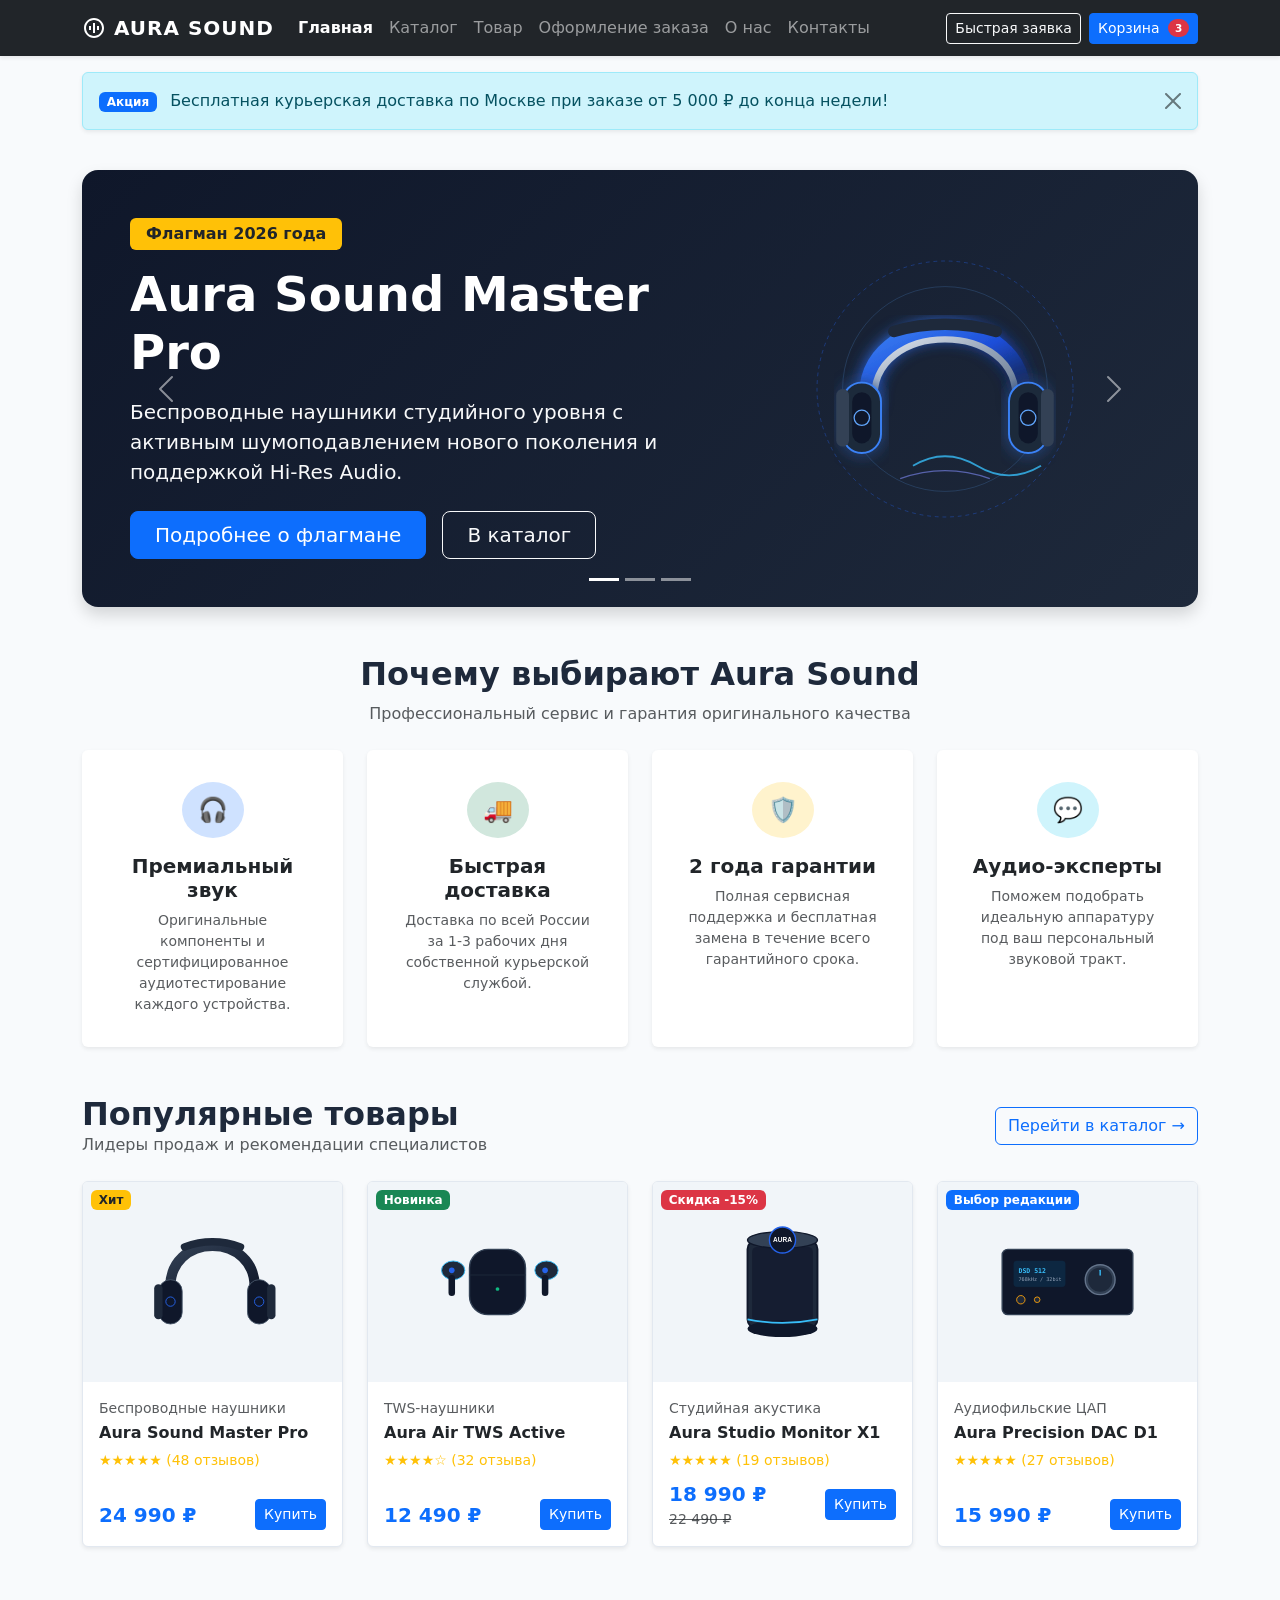
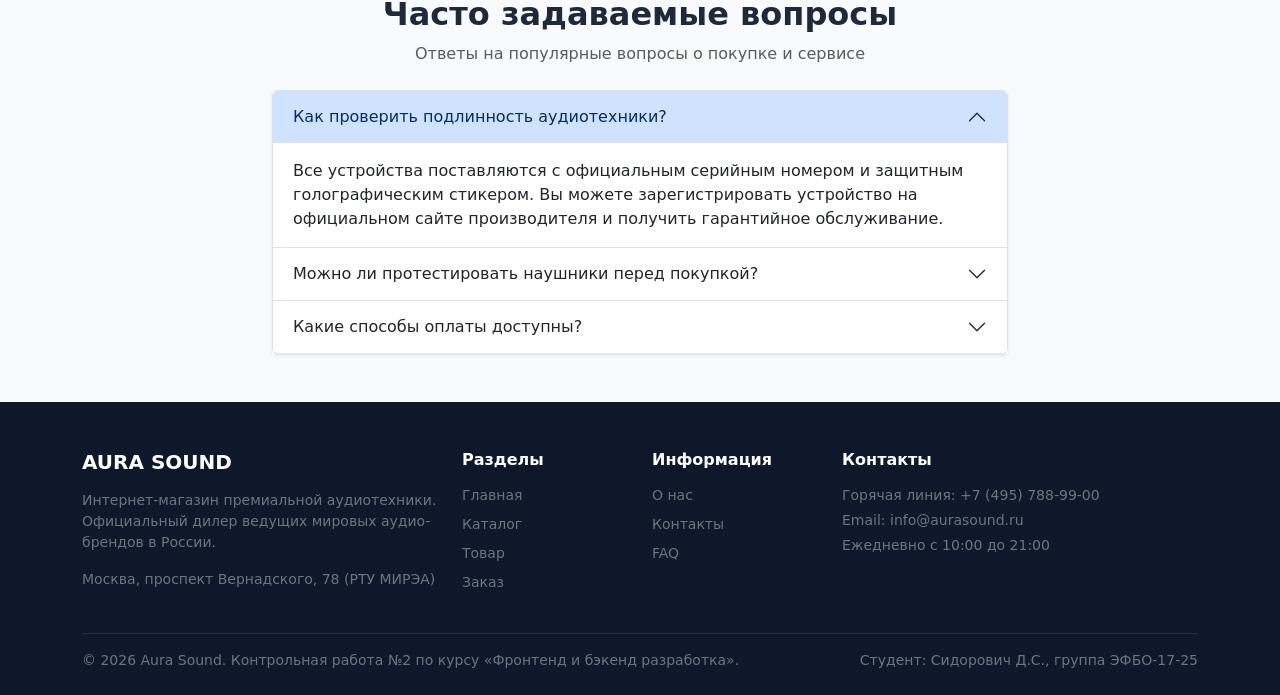
<file: index.html>
<!DOCTYPE html>
<html lang="ru">
<head>
  <meta charset="UTF-8">
  <meta name="viewport" content="width=device-width, initial-scale=1.0">
  <title>Aura Sound — Интернет-магазин аудиотехники</title>
  <!-- 1. ПОДКЛЮЧЕНИЕ BOOTSTRAP ЛОКАЛЬНО -->
  <link rel="stylesheet" href="vendor/bootstrap/css/bootstrap.min.css">
  <!-- 2. ПОДКЛЮЧЕНИЕ КАСТОМНЫХ СТИЛЕЙ -->
  <link rel="stylesheet" href="css/custom.css">
</head>
<body>

  <!-- 3. ШАПКА И НАВИГАЦИЯ -->
  <nav class="navbar navbar-expand-lg navbar-dark bg-dark sticky-top shadow-sm">
    <div class="container">
      <a class="navbar-brand fw-bold text-uppercase d-flex align-items-center gap-2" href="index.html">
        <svg width="24" height="24" viewBox="0 0 24 24" fill="currentColor">
          <path d="M12 2C6.48 2 2 6.48 2 12s4.48 10 10 10 10-4.48 10-10S17.52 2 12 2zm0 18c-4.41 0-8-3.59-8-8s3.59-8 8-8 8 3.59 8 8-3.59 8-8 8zm-1-13h2v10h-2zm-4 3h2v4H7zm8 0h2v4h-2z"/>
        </svg>
        Aura Sound
      </a>
      <button class="navbar-toggler" type="button" data-bs-toggle="collapse" data-bs-target="#navbarContent" aria-controls="navbarContent" aria-expanded="false" aria-label="Переключить навигацию">
        <span class="navbar-toggler-icon"></span>
      </button>

      <div class="collapse navbar-collapse" id="navbarContent">
        <ul class="navbar-nav me-auto mb-2 mb-lg-0">
          <li class="nav-item">
            <a class="nav-link active" aria-current="page" href="index.html">Главная</a>
          </li>
          <li class="nav-item">
            <a class="nav-link" href="catalog.html">Каталог</a>
          </li>
          <li class="nav-item">
            <a class="nav-link" href="product.html">Товар</a>
          </li>
          <li class="nav-item">
            <a class="nav-link" href="order.html">Оформление заказа</a>
          </li>
          <li class="nav-item">
            <a class="nav-link" href="about.html">О нас</a>
          </li>
          <li class="nav-item">
            <a class="nav-link" href="contacts.html">Контакты</a>
          </li>
        </ul>

        <div class="d-flex align-items-center gap-2">
          <!-- Кнопка вызова модального окна быстрой заявки -->
          <button type="button" class="btn btn-outline-light btn-sm" data-bs-toggle="modal" data-bs-target="#quickOrderModal">
            Быстрая заявка
          </button>
          <a href="order.html" class="btn btn-primary btn-sm position-relative">
            Корзина
            <span class="badge bg-danger rounded-pill ms-1">3</span>
          </a>
        </div>
      </div>
    </div>
  </nav>

  <!-- 4. УВЕДОМЛЕНИЕ (ALERT) -->
  <div class="container my-3">
    <div class="alert alert-info alert-dismissible fade show d-flex align-items-center justify-content-between mb-0 shadow-sm" role="alert">
      <div>
        <span class="badge bg-primary me-2">Акция</span>
        Бесплатная курьерская доставка по Москве при заказе от 5 000 ₽ до конца недели!
      </div>
      <button type="button" class="btn-close" data-bs-dismiss="alert" aria-label="Закрыть"></button>
    </div>
  </div>

  <main>
    <!-- 5. ГЕРОЙ-СЕКЦИЯ С КАРУСЕЛЬЮ (CAROUSEL) -->
    <section class="container my-4">
      <div id="heroCarousel" class="carousel slide rounded-4 overflow-hidden shadow" data-bs-ride="carousel">
        <div class="carousel-indicators">
          <button type="button" data-bs-target="#heroCarousel" data-bs-slide-to="0" class="active" aria-current="true" aria-label="Слайд 1"></button>
          <button type="button" data-bs-target="#heroCarousel" data-bs-slide-to="1" aria-label="Слайд 2"></button>
          <button type="button" data-bs-target="#heroCarousel" data-bs-slide-to="2" aria-label="Слайд 3"></button>
        </div>
        <div class="carousel-inner hero-section text-white">
          <div class="carousel-item active p-4 p-lg-5">
            <div class="row align-items-center g-4">
              <div class="col-12 col-lg-7">
                <span class="badge bg-warning text-dark px-3 py-2 fs-6 mb-3">Флагман 2026 года</span>
                <h1 class="display-5 fw-bold mb-3">Aura Sound Master Pro</h1>
                <p class="lead text-light mb-4">Беспроводные наушники студийного уровня с активным шумоподавлением нового поколения и поддержкой Hi-Res Audio.</p>
                <div class="d-flex flex-wrap gap-3">
                  <a href="product.html" class="btn btn-primary btn-lg px-4">Подробнее о флагмане</a>
                  <a href="catalog.html" class="btn btn-outline-light btn-lg px-4">В каталог</a>
                </div>
              </div>
              <div class="col-12 col-lg-5 text-center">
                <img src="images/hero-headphones.svg" alt="Aura Sound Master Pro" class="img-fluid" style="max-height: 320px;">
              </div>
            </div>
          </div>
          <div class="carousel-item p-4 p-lg-5">
            <div class="row align-items-center g-4">
              <div class="col-12 col-lg-7">
                <span class="badge bg-success px-3 py-2 fs-6 mb-3">Новинка</span>
                <h2 class="display-5 fw-bold mb-3">Aura Studio Monitor X1</h2>
                <p class="lead text-light mb-4">Компактная акустическая стереосистема с кристально чистым воспроизведением и Bluetooth 5.4.</p>
                <div class="d-flex flex-wrap gap-3">
                  <a href="catalog.html" class="btn btn-success btn-lg px-4">Смотреть акустику</a>
                </div>
              </div>
              <div class="col-12 col-lg-5 text-center">
                <img src="images/product-speaker.svg" alt="Aura Studio Monitor X1" class="img-fluid" style="max-height: 300px;">
              </div>
            </div>
          </div>
          <div class="carousel-item p-4 p-lg-5">
            <div class="row align-items-center g-4">
              <div class="col-12 col-lg-7">
                <span class="badge bg-danger px-3 py-2 fs-6 mb-3">Скидка -20%</span>
                <h2 class="display-5 fw-bold mb-3">Hi-Fi ЦАП Aura Precision D1</h2>
                <p class="lead text-light mb-4">Прецизионный цифро-аналоговый преобразователь с балансным выходом для аудиофилов.</p>
                <div class="d-flex flex-wrap gap-3">
                  <a href="catalog.html" class="btn btn-danger btn-lg px-4">Выбрать ЦАП</a>
                </div>
              </div>
              <div class="col-12 col-lg-5 text-center">
                <img src="images/product-dac.svg" alt="ЦАП Aura Precision D1" class="img-fluid" style="max-height: 280px;">
              </div>
            </div>
          </div>
        </div>
        <button class="carousel-control-prev" type="button" data-bs-target="#heroCarousel" data-bs-slide="prev">
          <span class="carousel-control-prev-icon" aria-label="Предыдущий слайд"></span>
        </button>
        <button class="carousel-control-next" type="button" data-bs-target="#heroCarousel" data-bs-slide="next">
          <span class="carousel-control-next-icon" aria-label="Следующий слайд"></span>
        </button>
      </div>
    </section>

    <!-- 6. ПРЕИМУЩЕСТВА МАГАЗИНА (BOOTSTRAP СЕТКА И КАРТОЧКИ) -->
    <section class="container my-5">
      <div class="text-center mb-4">
        <h2 class="fw-bold">Почему выбирают Aura Sound</h2>
        <p class="text-muted">Профессиональный сервис и гарантия оригинального качества</p>
      </div>
      <div class="row g-4">
        <div class="col-12 col-md-6 col-lg-3">
          <div class="card h-100 text-center border-0 shadow-sm p-3">
            <div class="card-body">
              <div class="badge bg-primary-subtle text-primary p-3 rounded-circle mb-3 fs-4">🎧</div>
              <h5 class="card-title fw-bold">Премиальный звук</h5>
              <p class="card-text text-muted small">Оригинальные компоненты и сертифицированное аудиотестирование каждого устройства.</p>
            </div>
          </div>
        </div>
        <div class="col-12 col-md-6 col-lg-3">
          <div class="card h-100 text-center border-0 shadow-sm p-3">
            <div class="card-body">
              <div class="badge bg-success-subtle text-success p-3 rounded-circle mb-3 fs-4">🚚</div>
              <h5 class="card-title fw-bold">Быстрая доставка</h5>
              <p class="card-text text-muted small">Доставка по всей России за 1-3 рабочих дня собственной курьерской службой.</p>
            </div>
          </div>
        </div>
        <div class="col-12 col-md-6 col-lg-3">
          <div class="card h-100 text-center border-0 shadow-sm p-3">
            <div class="card-body">
              <div class="badge bg-warning-subtle text-warning p-3 rounded-circle mb-3 fs-4">🛡️</div>
              <h5 class="card-title fw-bold">2 года гарантии</h5>
              <p class="card-text text-muted small">Полная сервисная поддержка и бесплатная замена в течение всего гарантийного срока.</p>
            </div>
          </div>
        </div>
        <div class="col-12 col-md-6 col-lg-3">
          <div class="card h-100 text-center border-0 shadow-sm p-3">
            <div class="card-body">
              <div class="badge bg-info-subtle text-info p-3 rounded-circle mb-3 fs-4">💬</div>
              <h5 class="card-title fw-bold">Аудио-эксперты</h5>
              <p class="card-text text-muted small">Поможем подобрать идеальную аппаратуру под ваш персональный звуковой тракт.</p>
            </div>
          </div>
        </div>
      </div>
    </section>

    <!-- 7. ПОПУЛЯРНЫЕ ТОВАРЫ (BOOTSTRAP СЕТКА, КАРТОЧКИ И ЗНАЧКИ) -->
    <section class="container my-5">
      <div class="d-flex justify-content-between align-items-center mb-4">
        <div>
          <h2 class="fw-bold mb-0">Популярные товары</h2>
          <p class="text-muted mb-0">Лидеры продаж и рекомендации специалистов</p>
        </div>
        <a href="catalog.html" class="btn btn-outline-primary">Перейти в каталог &rarr;</a>
      </div>

      <div class="row g-4">
        <!-- Товар 1 -->
        <div class="col-12 col-sm-6 col-lg-3">
          <div class="card h-100 product-card shadow-sm position-relative">
            <span class="position-absolute top-0 start-0 m-2 badge bg-warning text-dark">Хит</span>
            <img src="images/product-headphones-black.svg" class="card-img-top product-card-img" alt="Aura Sound Master Pro">
            <div class="card-body d-flex flex-column">
              <div class="text-muted small mb-1">Беспроводные наушники</div>
              <h5 class="card-title fs-6 fw-bold">Aura Sound Master Pro</h5>
              <div class="text-warning small mb-2">★★★★★ (48 отзывов)</div>
              <div class="mt-auto d-flex justify-content-between align-items-center">
                <span class="fs-5 fw-bold text-primary">24 990 ₽</span>
                <a href="product.html" class="btn btn-sm btn-primary">Купить</a>
              </div>
            </div>
          </div>
        </div>

        <!-- Товар 2 -->
        <div class="col-12 col-sm-6 col-lg-3">
          <div class="card h-100 product-card shadow-sm position-relative">
            <span class="position-absolute top-0 start-0 m-2 badge bg-success">Новинка</span>
            <img src="images/product-earbuds.svg" class="card-img-top product-card-img" alt="Aura Air TWS">
            <div class="card-body d-flex flex-column">
              <div class="text-muted small mb-1">TWS-наушники</div>
              <h5 class="card-title fs-6 fw-bold">Aura Air TWS Active</h5>
              <div class="text-warning small mb-2">★★★★☆ (32 отзыва)</div>
              <div class="mt-auto d-flex justify-content-between align-items-center">
                <span class="fs-5 fw-bold text-primary">12 490 ₽</span>
                <a href="product.html" class="btn btn-sm btn-primary">Купить</a>
              </div>
            </div>
          </div>
        </div>

        <!-- Товар 3 -->
        <div class="col-12 col-sm-6 col-lg-3">
          <div class="card h-100 product-card shadow-sm position-relative">
            <span class="position-absolute top-0 start-0 m-2 badge bg-danger">Скидка -15%</span>
            <img src="images/product-speaker.svg" class="card-img-top product-card-img" alt="Aura Studio Monitor">
            <div class="card-body d-flex flex-column">
              <div class="text-muted small mb-1">Студийная акустика</div>
              <h5 class="card-title fs-6 fw-bold">Aura Studio Monitor X1</h5>
              <div class="text-warning small mb-2">★★★★★ (19 отзывов)</div>
              <div class="mt-auto d-flex justify-content-between align-items-center">
                <div>
                  <span class="fs-5 fw-bold text-primary">18 990 ₽</span>
                  <span class="text-muted text-decoration-line-through small d-block">22 490 ₽</span>
                </div>
                <a href="product.html" class="btn btn-sm btn-primary">Купить</a>
              </div>
            </div>
          </div>
        </div>

        <!-- Товар 4 -->
        <div class="col-12 col-sm-6 col-lg-3">
          <div class="card h-100 product-card shadow-sm position-relative">
            <span class="position-absolute top-0 start-0 m-2 badge bg-primary">Выбор редакции</span>
            <img src="images/product-dac.svg" class="card-img-top product-card-img" alt="Aura Precision DAC">
            <div class="card-body d-flex flex-column">
              <div class="text-muted small mb-1">Аудиофильские ЦАП</div>
              <h5 class="card-title fs-6 fw-bold">Aura Precision DAC D1</h5>
              <div class="text-warning small mb-2">★★★★★ (27 отзывов)</div>
              <div class="mt-auto d-flex justify-content-between align-items-center">
                <span class="fs-5 fw-bold text-primary">15 990 ₽</span>
                <a href="product.html" class="btn btn-sm btn-primary">Купить</a>
              </div>
            </div>
          </div>
        </div>
      </div>
    </section>

    <!-- 8. ЧАСТЫЕ ВОПРОСЫ (ACCORDION) -->
    <section class="container my-5">
      <div class="text-center mb-4">
        <h2 class="fw-bold">Часто задаваемые вопросы</h2>
        <p class="text-muted">Ответы на популярные вопросы о покупке и сервисе</p>
      </div>

      <div class="row justify-content-center">
        <div class="col-12 col-lg-8">
          <div class="accordion shadow-sm" id="faqAccordion">
            <div class="accordion-item">
              <h3 class="accordion-header" id="headingOne">
                <button class="accordion-button" type="button" data-bs-toggle="collapse" data-bs-target="#collapseOne" aria-expanded="true" aria-controls="collapseOne">
                  Как проверить подлинность аудиотехники?
                </button>
              </h3>
              <div id="collapseOne" class="accordion-collapse collapse show" aria-labelledby="headingOne" data-bs-parent="#faqAccordion">
                <div class="accordion-body">
                  Все устройства поставляются с официальным серийным номером и защитным голографическим стикером. Вы можете зарегистрировать устройство на официальном сайте производителя и получить гарантийное обслуживание.
                </div>
              </div>
            </div>

            <div class="accordion-item">
              <h3 class="accordion-header" id="headingTwo">
                <button class="accordion-button collapsed" type="button" data-bs-toggle="collapse" data-bs-target="#collapseTwo" aria-expanded="false" aria-controls="collapseTwo">
                  Можно ли протестировать наушники перед покупкой?
                </button>
              </h3>
              <div id="collapseTwo" class="accordion-collapse collapse" aria-labelledby="headingTwo" data-bs-parent="#faqAccordion">
                <div class="accordion-body">
                  Да! В нашем фирменном шоуруме (Москва, проспект Вернадского, 78) оборудована звукоизолированная комната прослушивания с высококлассными источниками звука.
                </div>
              </div>
            </div>

            <div class="accordion-item">
              <h3 class="accordion-header" id="headingThree">
                <button class="accordion-button collapsed" type="button" data-bs-toggle="collapse" data-bs-target="#collapseThree" aria-expanded="false" aria-controls="collapseThree">
                  Какие способы оплаты доступны?
                </button>
              </h3>
              <div id="collapseThree" class="accordion-collapse collapse" aria-labelledby="headingThree" data-bs-parent="#faqAccordion">
                <div class="accordion-body">
                  Мы принимаем банковские карты онлайн, безналичный расчет для юридических лиц, оплату через СБП, а также оплату наличными или картой при получении курьеру.
                </div>
              </div>
            </div>
          </div>
        </div>
      </div>
    </section>
  </main>

  <!-- 9. ПОДВАЛ (FOOTER) -->
  <footer class="text-white pt-5 pb-4 mt-auto">
    <div class="container">
      <div class="row g-4 mb-4">
        <div class="col-12 col-md-4">
          <h5 class="fw-bold text-uppercase mb-3">Aura Sound</h5>
          <p class="text-secondary small">Интернет-магазин премиальной аудиотехники. Официальный дилер ведущих мировых аудио-брендов в России.</p>
          <div class="text-secondary small">Москва, проспект Вернадского, 78 (РТУ МИРЭА)</div>
        </div>
        <div class="col-6 col-md-2">
          <h6 class="fw-bold mb-3">Разделы</h6>
          <ul class="list-unstyled small">
            <li class="mb-2"><a href="index.html" class="text-secondary text-decoration-none">Главная</a></li>
            <li class="mb-2"><a href="catalog.html" class="text-secondary text-decoration-none">Каталог</a></li>
            <li class="mb-2"><a href="product.html" class="text-secondary text-decoration-none">Товар</a></li>
            <li class="mb-2"><a href="order.html" class="text-secondary text-decoration-none">Заказ</a></li>
          </ul>
        </div>
        <div class="col-6 col-md-2">
          <h6 class="fw-bold mb-3">Информация</h6>
          <ul class="list-unstyled small">
            <li class="mb-2"><a href="about.html" class="text-secondary text-decoration-none">О нас</a></li>
            <li class="mb-2"><a href="contacts.html" class="text-secondary text-decoration-none">Контакты</a></li>
            <li class="mb-2"><a href="index.html#faqAccordion" class="text-secondary text-decoration-none">FAQ</a></li>
          </ul>
        </div>
        <div class="col-12 col-md-4">
          <h6 class="fw-bold mb-3">Контакты</h6>
          <p class="text-secondary small mb-1">Горячая линия: +7 (495) 788-99-00</p>
          <p class="text-secondary small mb-1">Email: info@aurasound.ru</p>
          <p class="text-secondary small">Ежедневно с 10:00 до 21:00</p>
        </div>
      </div>
      <hr class="border-secondary">
      <div class="d-flex flex-wrap justify-content-between align-items-center small text-secondary">
        <div>© 2026 Aura Sound. Контрольная работа №2 по курсу «Фронтенд и бэкенд разработка».</div>
        <div>Студент: Сидорович Д.С., группа ЭФБО-17-25</div>
      </div>
    </div>
  </footer>

  <!-- 10. МОДАЛЬНОЕ ОКНО БЫСТРОГО ЗАКАЗА (MODAL) -->
  <div class="modal fade" id="quickOrderModal" tabindex="-1" aria-labelledby="quickOrderModalLabel" aria-hidden="true">
    <div class="modal-dialog modal-dialog-centered">
      <div class="modal-content">
        <div class="modal-header">
          <h5 class="modal-title fw-bold" id="quickOrderModalLabel">Быстрая заявка на консультацию</h5>
          <button type="button" class="btn-close" data-bs-dismiss="modal" aria-label="Закрыть"></button>
        </div>
        <form action="order.html" method="get">
          <div class="modal-body">
            <p class="text-muted small">Оставьте свои контактные данные, и специалист Aura Sound свяжется с вами в течение 10 минут.</p>
            <div class="mb-3">
              <label for="modalName" class="form-label">Ваше имя *</label>
              <input type="text" class="form-control" id="modalName" name="name" required placeholder="Иван Иванов">
            </div>
            <div class="mb-3">
              <label for="modalPhone" class="form-label">Номер телефона *</label>
              <div class="input-group">
                <span class="input-group-text">+7</span>
                <input type="tel" class="form-control" id="modalPhone" name="phone" required placeholder="(999) 000-00-00">
              </div>
            </div>
            <div class="mb-3">
              <label for="modalCategory" class="form-label">Интересующая категория</label>
              <select class="form-select" id="modalCategory" name="category">
                <option value="headphones" selected>Беспроводные наушники</option>
                <option value="speakers">Студийная акустика</option>
                <option value="dac">ЦАП и усилители</option>
                <option value="other">Другое / Консультация</option>
              </select>
            </div>
            <div class="form-check mb-2">
              <input class="form-check-input" type="checkbox" id="modalAgree" name="agree" required checked>
              <label class="form-check-label small" for="modalAgree">
                Согласен на обработку персональных данных *
              </label>
            </div>
          </div>
          <div class="modal-footer">
            <button type="button" class="btn btn-secondary" data-bs-dismiss="modal">Отмена</button>
            <button type="submit" class="btn btn-primary">Отправить заявку</button>
          </div>
        </form>
      </div>
    </div>
  </div>

  <!-- 11. ПОДКЛЮЧЕНИЕ BOOTSTRAP JS BUNDLE ЛОКАЛЬНО -->
  <script src="vendor/bootstrap/js/bootstrap.bundle.min.js"></script>
</body>
</html>
</file>
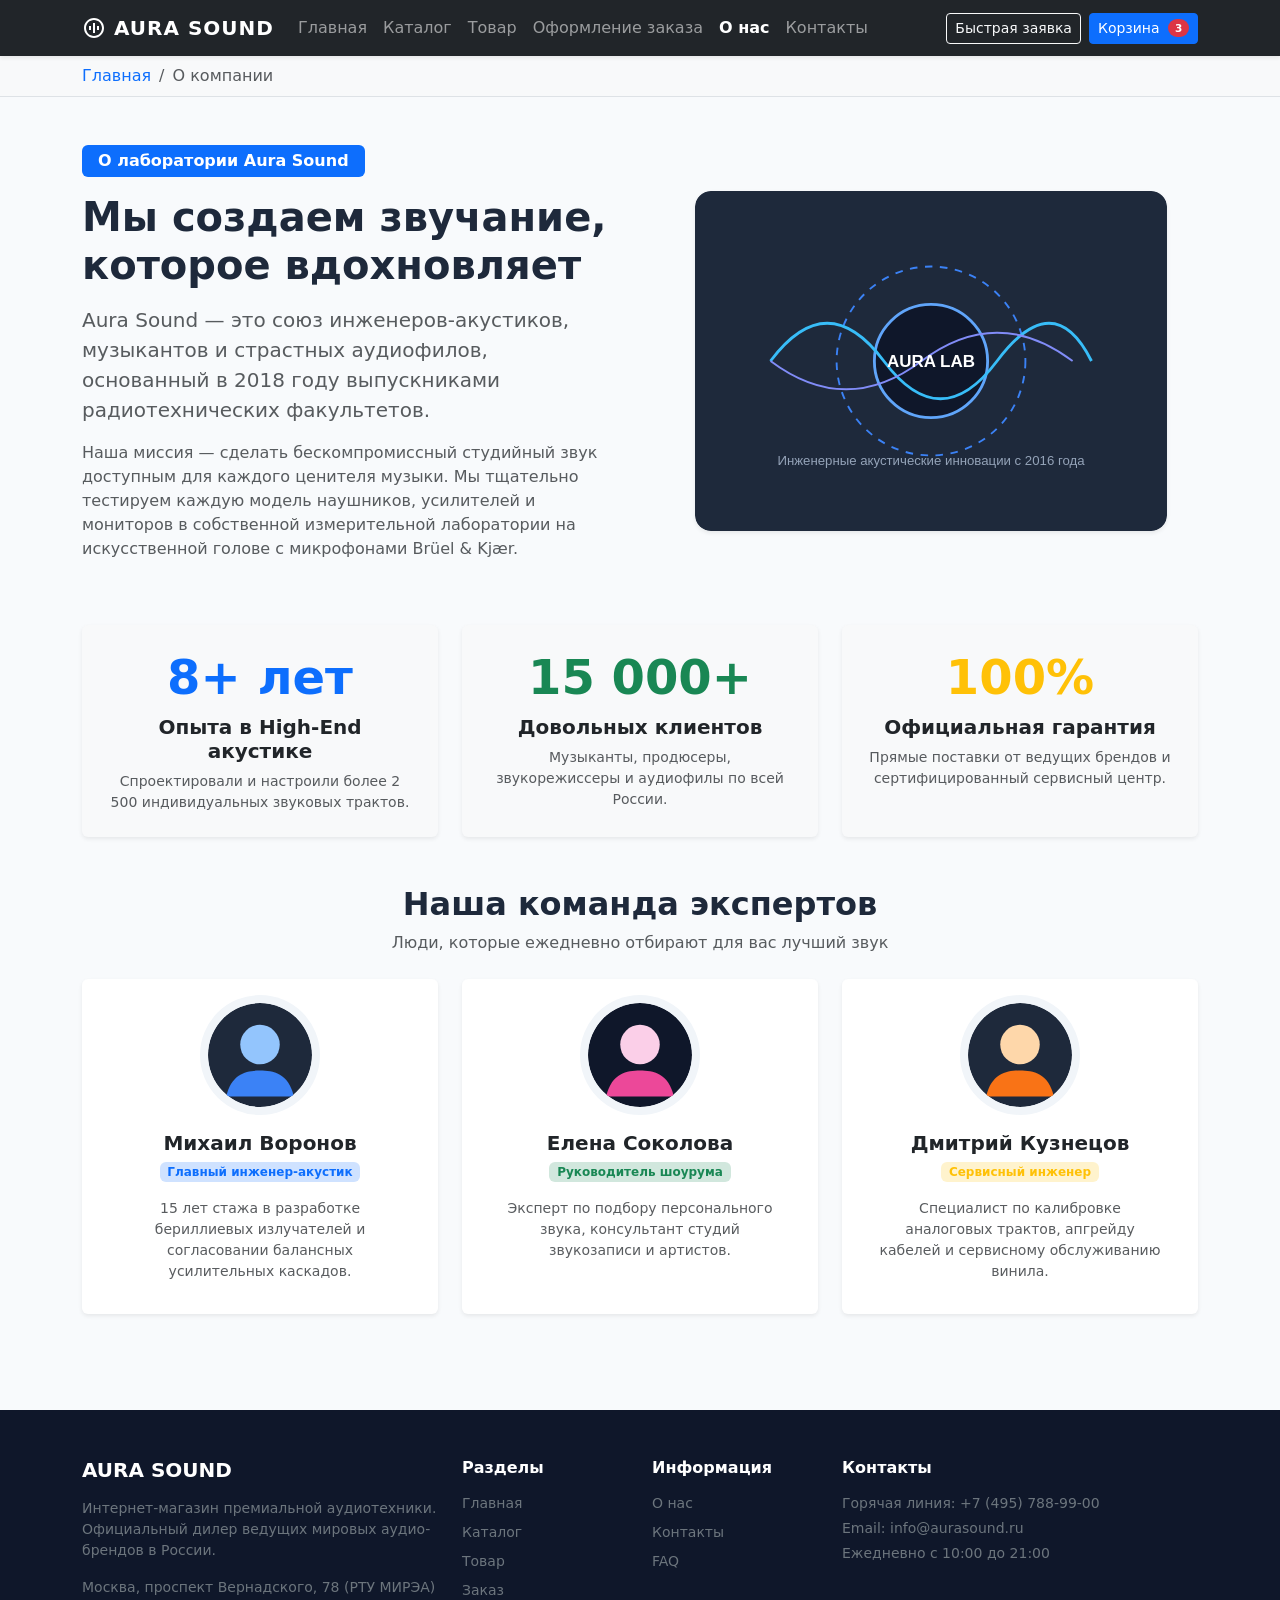
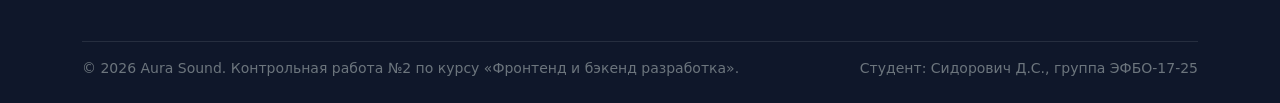
<file: about.html>
<!DOCTYPE html>
<html lang="ru">
<head>
  <meta charset="UTF-8">
  <meta name="viewport" content="width=device-width, initial-scale=1.0">
  <title>О компании — Aura Sound</title>
  <!-- 1. ПОДКЛЮЧЕНИЕ BOOTSTRAP ЛОКАЛЬНО -->
  <link rel="stylesheet" href="vendor/bootstrap/css/bootstrap.min.css">
  <!-- 2. ПОДКЛЮЧЕНИЕ КАСТОМНЫХ СТИЛЕЙ -->
  <link rel="stylesheet" href="css/custom.css">
</head>
<body>

  <!-- 3. ШАПКА И НАВИГАЦИЯ -->
  <nav class="navbar navbar-expand-lg navbar-dark bg-dark sticky-top shadow-sm">
    <div class="container">
      <a class="navbar-brand fw-bold text-uppercase d-flex align-items-center gap-2" href="index.html">
        <svg width="24" height="24" viewBox="0 0 24 24" fill="currentColor">
          <path d="M12 2C6.48 2 2 6.48 2 12s4.48 10 10 10 10-4.48 10-10S17.52 2 12 2zm0 18c-4.41 0-8-3.59-8-8s3.59-8 8-8 8 3.59 8 8-3.59 8-8 8zm-1-13h2v10h-2zm-4 3h2v4H7zm8 0h2v4h-2z"/>
        </svg>
        Aura Sound
      </a>
      <button class="navbar-toggler" type="button" data-bs-toggle="collapse" data-bs-target="#navbarContent" aria-controls="navbarContent" aria-expanded="false" aria-label="Переключить навигацию">
        <span class="navbar-toggler-icon"></span>
      </button>

      <div class="collapse navbar-collapse" id="navbarContent">
        <ul class="navbar-nav me-auto mb-2 mb-lg-0">
          <li class="nav-item">
            <a class="nav-link" href="index.html">Главная</a>
          </li>
          <li class="nav-item">
            <a class="nav-link" href="catalog.html">Каталог</a>
          </li>
          <li class="nav-item">
            <a class="nav-link" href="product.html">Товар</a>
          </li>
          <li class="nav-item">
            <a class="nav-link" href="order.html">Оформление заказа</a>
          </li>
          <li class="nav-item">
            <a class="nav-link active" aria-current="page" href="about.html">О нас</a>
          </li>
          <li class="nav-item">
            <a class="nav-link" href="contacts.html">Контакты</a>
          </li>
        </ul>

        <div class="d-flex align-items-center gap-2">
          <button type="button" class="btn btn-outline-light btn-sm" data-bs-toggle="modal" data-bs-target="#quickOrderModal">
            Быстрая заявка
          </button>
          <a href="order.html" class="btn btn-primary btn-sm position-relative">
            Корзина
            <span class="badge bg-danger rounded-pill ms-1">3</span>
          </a>
        </div>
      </div>
    </div>
  </nav>

  <!-- 4. ХЛЕБНЫЕ КРОШКИ (BREADCRUMB) -->
  <div class="bg-light py-2 border-bottom">
    <div class="container">
      <nav aria-label="Хлебные крошки">
        <ol class="breadcrumb mb-0 small">
          <li class="breadcrumb-item"><a href="index.html" class="text-decoration-none">Главная</a></li>
          <li class="breadcrumb-item active" aria-current="page">О компании</li>
        </ol>
      </nav>
    </div>
  </div>

  <main class="container my-5">
    <!-- 5. ИСТОРИЯ КОМПАНИИ (СЕТКА С ИЗОБРАЖЕНИЕМ) -->
    <div class="row align-items-center g-5 mb-5">
      <div class="col-12 col-lg-6">
        <span class="badge bg-primary px-3 py-2 fs-6 mb-3">О лаборатории Aura Sound</span>
        <h1 class="display-6 fw-bold mb-3">Мы создаем звучание, которое вдохновляет</h1>
        <p class="lead text-muted">
          Aura Sound — это союз инженеров-акустиков, музыкантов и страстных аудиофилов, основанный в 2018 году выпускниками радиотехнических факультетов.
        </p>
        <p class="text-muted">
          Наша миссия — сделать бескомпромиссный студийный звук доступным для каждого ценителя музыки. Мы тщательно тестируем каждую модель наушников, усилителей и мониторов в собственной измерительной лаборатории на искусственной голове с микрофонами Brüel & Kjær.
        </p>
      </div>
      <div class="col-12 col-lg-6 text-center">
        <img src="images/about-history.svg" alt="История компании Aura Sound" class="img-fluid rounded-4 shadow-sm" style="max-height: 340px;">
      </div>
    </div>

    <!-- 6. КЛЮЧЕВЫЕ ПОКАЗАТЕЛИ (КАРТОЧКИ) -->
    <section class="row g-4 mb-5 text-center">
      <div class="col-12 col-md-4">
        <div class="card border-0 shadow-sm p-4 bg-light h-100">
          <div class="display-5 fw-bold text-primary mb-2">8+ лет</div>
          <h5 class="fw-bold">Опыта в High-End акустике</h5>
          <p class="text-muted small mb-0">Спроектировали и настроили более 2 500 индивидуальных звуковых трактов.</p>
        </div>
      </div>
      <div class="col-12 col-md-4">
        <div class="card border-0 shadow-sm p-4 bg-light h-100">
          <div class="display-5 fw-bold text-success mb-2">15 000+</div>
          <h5 class="fw-bold">Довольных клиентов</h5>
          <p class="text-muted small mb-0">Музыканты, продюсеры, звукорежиссеры и аудиофилы по всей России.</p>
        </div>
      </div>
      <div class="col-12 col-md-4">
        <div class="card border-0 shadow-sm p-4 bg-light h-100">
          <div class="display-5 fw-bold text-warning mb-2">100%</div>
          <h5 class="fw-bold">Официальная гарантия</h5>
          <p class="text-muted small mb-0">Прямые поставки от ведущих брендов и сертифицированный сервисный центр.</p>
        </div>
      </div>
    </section>

    <!-- 7. КОМАНДА ЭКСПЕРТОВ (BOOTSTRAP КАРТОЧКИ) -->
    <section class="mb-5">
      <div class="text-center mb-4">
        <h2 class="fw-bold">Наша команда экспертов</h2>
        <p class="text-muted">Люди, которые ежедневно отбирают для вас лучший звук</p>
      </div>

      <div class="row g-4">
        <div class="col-12 col-md-4">
          <div class="card h-100 text-center border-0 shadow-sm p-3">
            <img src="images/team-1.svg" class="card-img-top mx-auto rounded-circle p-2" alt="Михаил Воронов" style="width: 120px; height: 120px; background-color: #f1f5f9;">
            <div class="card-body">
              <h5 class="card-title fw-bold mb-1">Михаил Воронов</h5>
              <span class="badge bg-primary-subtle text-primary mb-3">Главный инженер-акустик</span>
              <p class="card-text text-muted small">15 лет стажа в разработке бериллиевых излучателей и согласовании балансных усилительных каскадов.</p>
            </div>
          </div>
        </div>

        <div class="col-12 col-md-4">
          <div class="card h-100 text-center border-0 shadow-sm p-3">
            <img src="images/team-2.svg" class="card-img-top mx-auto rounded-circle p-2" alt="Елена Соколова" style="width: 120px; height: 120px; background-color: #f1f5f9;">
            <div class="card-body">
              <h5 class="card-title fw-bold mb-1">Елена Соколова</h5>
              <span class="badge bg-success-subtle text-success mb-3">Руководитель шоурума</span>
              <p class="card-text text-muted small">Эксперт по подбору персонального звука, консультант студий звукозаписи и артистов.</p>
            </div>
          </div>
        </div>

        <div class="col-12 col-md-4">
          <div class="card h-100 text-center border-0 shadow-sm p-3">
            <img src="images/team-3.svg" class="card-img-top mx-auto rounded-circle p-2" alt="Дмитрий Кузнецов" style="width: 120px; height: 120px; background-color: #f1f5f9;">
            <div class="card-body">
              <h5 class="card-title fw-bold mb-1">Дмитрий Кузнецов</h5>
              <span class="badge bg-warning-subtle text-warning mb-3">Сервисный инженер</span>
              <p class="card-text text-muted small">Специалист по калибровке аналоговых трактов, апгрейду кабелей и сервисному обслуживанию винила.</p>
            </div>
          </div>
        </div>
      </div>
    </section>
  </main>

  <!-- 8. ПОДВАЛ (FOOTER) -->
  <footer class="text-white pt-5 pb-4 mt-auto">
    <div class="container">
      <div class="row g-4 mb-4">
        <div class="col-12 col-md-4">
          <h5 class="fw-bold text-uppercase mb-3">Aura Sound</h5>
          <p class="text-secondary small">Интернет-магазин премиальной аудиотехники. Официальный дилер ведущих мировых аудио-брендов в России.</p>
          <div class="text-secondary small">Москва, проспект Вернадского, 78 (РТУ МИРЭА)</div>
        </div>
        <div class="col-6 col-md-2">
          <h6 class="fw-bold mb-3">Разделы</h6>
          <ul class="list-unstyled small">
            <li class="mb-2"><a href="index.html" class="text-secondary text-decoration-none">Главная</a></li>
            <li class="mb-2"><a href="catalog.html" class="text-secondary text-decoration-none">Каталог</a></li>
            <li class="mb-2"><a href="product.html" class="text-secondary text-decoration-none">Товар</a></li>
            <li class="mb-2"><a href="order.html" class="text-secondary text-decoration-none">Заказ</a></li>
          </ul>
        </div>
        <div class="col-6 col-md-2">
          <h6 class="fw-bold mb-3">Информация</h6>
          <ul class="list-unstyled small">
            <li class="mb-2"><a href="about.html" class="text-secondary text-decoration-none">О нас</a></li>
            <li class="mb-2"><a href="contacts.html" class="text-secondary text-decoration-none">Контакты</a></li>
            <li class="mb-2"><a href="index.html#faqAccordion" class="text-secondary text-decoration-none">FAQ</a></li>
          </ul>
        </div>
        <div class="col-12 col-md-4">
          <h6 class="fw-bold mb-3">Контакты</h6>
          <p class="text-secondary small mb-1">Горячая линия: +7 (495) 788-99-00</p>
          <p class="text-secondary small mb-1">Email: info@aurasound.ru</p>
          <p class="text-secondary small">Ежедневно с 10:00 до 21:00</p>
        </div>
      </div>
      <hr class="border-secondary">
      <div class="d-flex flex-wrap justify-content-between align-items-center small text-secondary">
        <div>© 2026 Aura Sound. Контрольная работа №2 по курсу «Фронтенд и бэкенд разработка».</div>
        <div>Студент: Сидорович Д.С., группа ЭФБО-17-25</div>
      </div>
    </div>
  </footer>

  <!-- 9. МОДАЛЬНОЕ ОКНО БЫСТРОГО ЗАКАЗА (MODAL) -->
  <div class="modal fade" id="quickOrderModal" tabindex="-1" aria-labelledby="quickOrderModalLabel" aria-hidden="true">
    <div class="modal-dialog modal-dialog-centered">
      <div class="modal-content">
        <div class="modal-header">
          <h5 class="modal-title fw-bold" id="quickOrderModalLabel">Быстрая заявка на консультацию</h5>
          <button type="button" class="btn-close" data-bs-dismiss="modal" aria-label="Закрыть"></button>
        </div>
        <form action="order.html" method="get">
          <div class="modal-body">
            <p class="text-muted small">Оставьте свои контактные данные, и специалист Aura Sound свяжется с вами в течение 10 минут.</p>
            <div class="mb-3">
              <label for="modalName" class="form-label">Ваше имя *</label>
              <input type="text" class="form-control" id="modalName" name="name" required placeholder="Иван Иванов">
            </div>
            <div class="mb-3">
              <label for="modalPhone" class="form-label">Номер телефона *</label>
              <div class="input-group">
                <span class="input-group-text">+7</span>
                <input type="tel" class="form-control" id="modalPhone" name="phone" required placeholder="(999) 000-00-00">
              </div>
            </div>
            <div class="mb-3">
              <label for="modalCategory" class="form-label">Интересующая категория</label>
              <select class="form-select" id="modalCategory" name="category">
                <option value="headphones" selected>Беспроводные наушники</option>
                <option value="speakers">Студийная акустика</option>
                <option value="dac">ЦАП и усилители</option>
                <option value="other">Другое / Консультация</option>
              </select>
            </div>
            <div class="form-check mb-2">
              <input class="form-check-input" type="checkbox" id="modalAgree" name="agree" required checked>
              <label class="form-check-label small" for="modalAgree">
                Согласен на обработку персональных данных *
              </label>
            </div>
          </div>
          <div class="modal-footer">
            <button type="button" class="btn btn-secondary" data-bs-dismiss="modal">Отмена</button>
            <button type="submit" class="btn btn-primary">Отправить заявку</button>
          </div>
        </form>
      </div>
    </div>
  </div>

  <!-- 10. ПОДКЛЮЧЕНИЕ BOOTSTRAP JS BUNDLE ЛОКАЛЬНО -->
  <script src="vendor/bootstrap/js/bootstrap.bundle.min.js"></script>
</body>
</html>
</file>
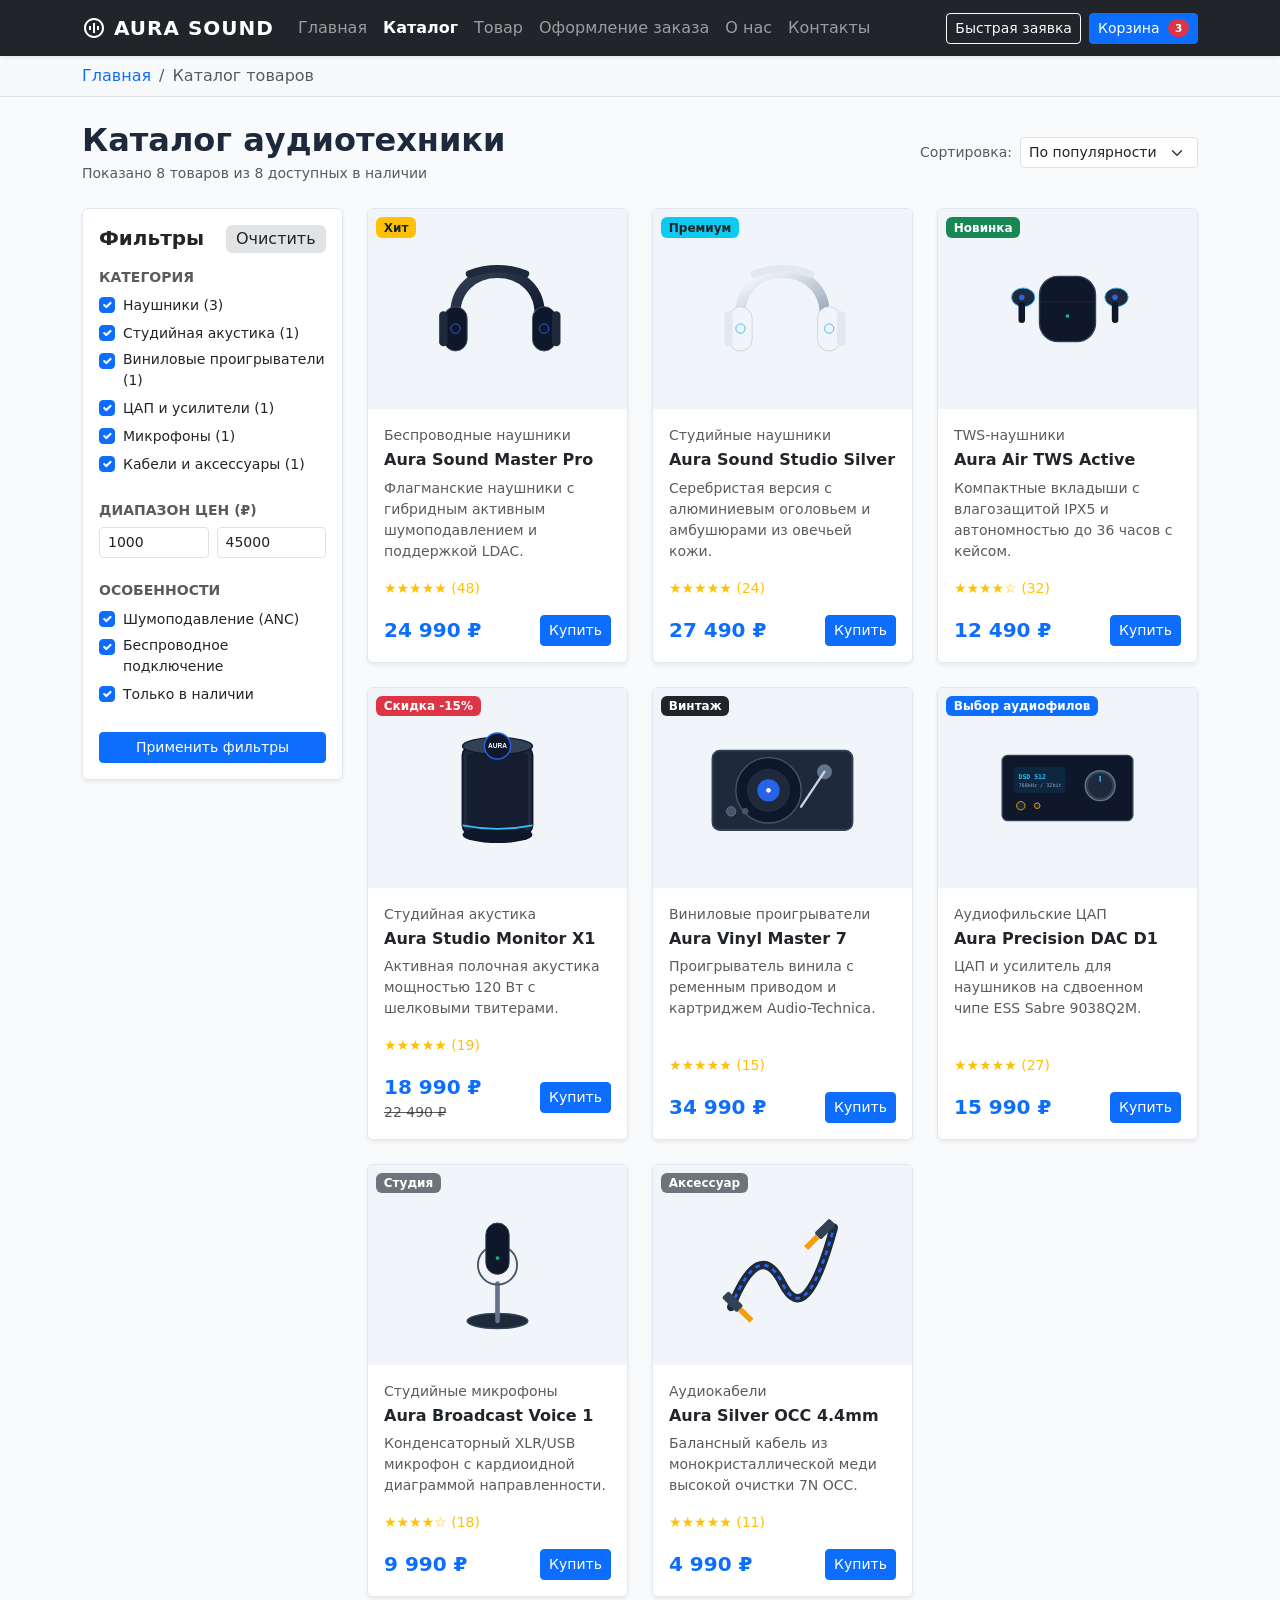
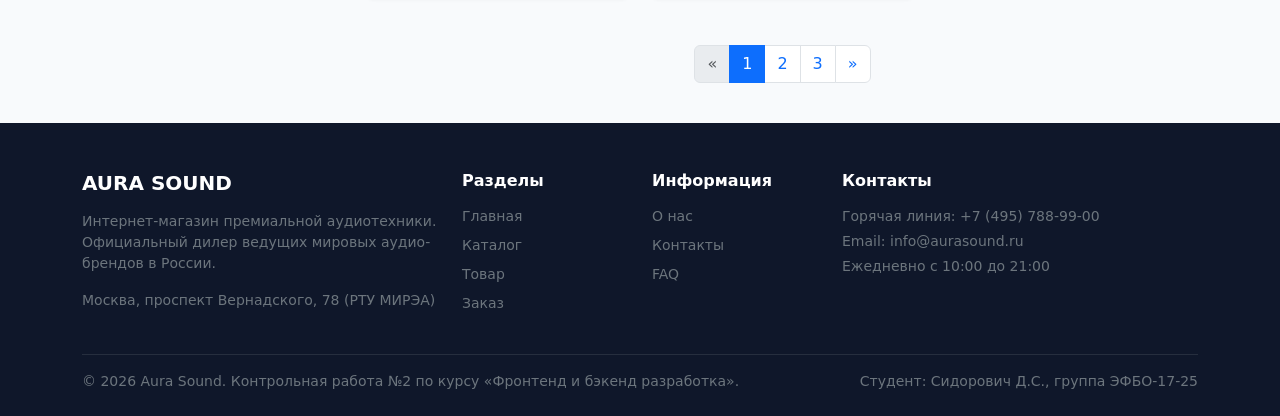
<file: catalog.html>
<!DOCTYPE html>
<html lang="ru">
<head>
  <meta charset="UTF-8">
  <meta name="viewport" content="width=device-width, initial-scale=1.0">
  <title>Каталог аудиотехники — Aura Sound</title>
  <!-- 1. ПОДКЛЮЧЕНИЕ BOOTSTRAP ЛОКАЛЬНО -->
  <link rel="stylesheet" href="vendor/bootstrap/css/bootstrap.min.css">
  <!-- 2. ПОДКЛЮЧЕНИЕ КАСТОМНЫХ СТИЛЕЙ -->
  <link rel="stylesheet" href="css/custom.css">
</head>
<body>

  <!-- 3. ШАПКА И НАВИГАЦИЯ -->
  <nav class="navbar navbar-expand-lg navbar-dark bg-dark sticky-top shadow-sm">
    <div class="container">
      <a class="navbar-brand fw-bold text-uppercase d-flex align-items-center gap-2" href="index.html">
        <svg width="24" height="24" viewBox="0 0 24 24" fill="currentColor">
          <path d="M12 2C6.48 2 2 6.48 2 12s4.48 10 10 10 10-4.48 10-10S17.52 2 12 2zm0 18c-4.41 0-8-3.59-8-8s3.59-8 8-8 8 3.59 8 8-3.59 8-8 8zm-1-13h2v10h-2zm-4 3h2v4H7zm8 0h2v4h-2z"/>
        </svg>
        Aura Sound
      </a>
      <button class="navbar-toggler" type="button" data-bs-toggle="collapse" data-bs-target="#navbarContent" aria-controls="navbarContent" aria-expanded="false" aria-label="Переключить навигацию">
        <span class="navbar-toggler-icon"></span>
      </button>

      <div class="collapse navbar-collapse" id="navbarContent">
        <ul class="navbar-nav me-auto mb-2 mb-lg-0">
          <li class="nav-item">
            <a class="nav-link" href="index.html">Главная</a>
          </li>
          <li class="nav-item">
            <a class="nav-link active" aria-current="page" href="catalog.html">Каталог</a>
          </li>
          <li class="nav-item">
            <a class="nav-link" href="product.html">Товар</a>
          </li>
          <li class="nav-item">
            <a class="nav-link" href="order.html">Оформление заказа</a>
          </li>
          <li class="nav-item">
            <a class="nav-link" href="about.html">О нас</a>
          </li>
          <li class="nav-item">
            <a class="nav-link" href="contacts.html">Контакты</a>
          </li>
        </ul>

        <div class="d-flex align-items-center gap-2">
          <button type="button" class="btn btn-outline-light btn-sm" data-bs-toggle="modal" data-bs-target="#quickOrderModal">
            Быстрая заявка
          </button>
          <a href="order.html" class="btn btn-primary btn-sm position-relative">
            Корзина
            <span class="badge bg-danger rounded-pill ms-1">3</span>
          </a>
        </div>
      </div>
    </div>
  </nav>

  <!-- 4. ХЛЕБНЫЕ КРОШКИ (BREADCRUMB) -->
  <div class="bg-light py-2 border-bottom">
    <div class="container">
      <nav aria-label="Хлебные крошки">
        <ol class="breadcrumb mb-0 small">
          <li class="breadcrumb-item"><a href="index.html" class="text-decoration-none">Главная</a></li>
          <li class="breadcrumb-item active" aria-current="page">Каталог товаров</li>
        </ol>
      </nav>
    </div>
  </div>

  <main class="container my-4">
    <!-- 5. ЗАГОЛОВОК КАТАЛОГА И СОРТИРОВКА -->
    <div class="d-flex flex-wrap justify-content-between align-items-center gap-3 mb-4">
      <div>
        <h1 class="h2 fw-bold mb-1">Каталог аудиотехники</h1>
        <p class="text-muted small mb-0">Показано 8 товаров из 8 доступных в наличии</p>
      </div>

      <div class="d-flex align-items-center gap-2">
        <label for="catalogSort" class="form-label mb-0 text-nowrap small text-muted">Сортировка:</label>
        <select id="catalogSort" class="form-select form-select-sm" style="width: auto;">
          <option selected>По популярности</option>
          <option>Сначала дешевле</option>
          <option>Сначала дороже</option>
          <option>По рейтингу</option>
        </select>
      </div>
    </div>

    <!-- 6. ОСНОВНАЯ СЕТКА: САЙДБАР С ФИЛЬТРАМИ + ТОВАРЫ -->
    <div class="row g-4">
      <!-- 6.1. САЙДБАР С ФИЛЬТРАМИ -->
      <aside class="col-12 col-lg-3">
        <div class="card filter-card shadow-sm p-3">
          <h5 class="fw-bold mb-3 d-flex justify-content-between align-items-center">
            Фильтры
            <span class="badge bg-secondary-subtle text-dark fs-6 fw-normal">Очистить</span>
          </h5>

          <!-- Фильтр по категории -->
          <div class="mb-4">
            <h6 class="fw-semibold small text-uppercase text-muted mb-2">Категория</h6>
            <div class="form-check mb-1">
              <input class="form-check-input" type="checkbox" id="catHeadphones" checked>
              <label class="form-check-label small" for="catHeadphones">Наушники (3)</label>
            </div>
            <div class="form-check mb-1">
              <input class="form-check-input" type="checkbox" id="catSpeakers" checked>
              <label class="form-check-label small" for="catSpeakers">Студийная акустика (1)</label>
            </div>
            <div class="form-check mb-1">
              <input class="form-check-input" type="checkbox" id="catTurntables" checked>
              <label class="form-check-label small" for="catTurntables">Виниловые проигрыватели (1)</label>
            </div>
            <div class="form-check mb-1">
              <input class="form-check-input" type="checkbox" id="catDAC" checked>
              <label class="form-check-label small" for="catDAC">ЦАП и усилители (1)</label>
            </div>
            <div class="form-check mb-1">
              <input class="form-check-input" type="checkbox" id="catMic" checked>
              <label class="form-check-label small" for="catMic">Микрофоны (1)</label>
            </div>
            <div class="form-check">
              <input class="form-check-input" type="checkbox" id="catCables" checked>
              <label class="form-check-label small" for="catCables">Кабели и аксессуары (1)</label>
            </div>
          </div>

          <!-- Фильтр по цене -->
          <div class="mb-4">
            <h6 class="fw-semibold small text-uppercase text-muted mb-2">Диапазон цен (₽)</h6>
            <div class="row g-2">
              <div class="col-6">
                <input type="number" class="form-control form-control-sm" placeholder="От 1 000" value="1000">
              </div>
              <div class="col-6">
                <input type="number" class="form-control form-control-sm" placeholder="До 50 000" value="45000">
              </div>
            </div>
          </div>

          <!-- Дополнительные параметры -->
          <div class="mb-4">
            <h6 class="fw-semibold small text-uppercase text-muted mb-2">Особенности</h6>
            <div class="form-check mb-1">
              <input class="form-check-input" type="checkbox" id="featANC" checked>
              <label class="form-check-label small" for="featANC">Шумоподавление (ANC)</label>
            </div>
            <div class="form-check mb-1">
              <input class="form-check-input" type="checkbox" id="featWireless" checked>
              <label class="form-check-label small" for="featWireless">Беспроводное подключение</label>
            </div>
            <div class="form-check">
              <input class="form-check-input" type="checkbox" id="featInStock" checked>
              <label class="form-check-label small" for="featInStock">Только в наличии</label>
            </div>
          </div>

          <button class="btn btn-primary btn-sm w-100" type="button">Применить фильтры</button>
        </div>
      </aside>

      <!-- 6.2. СЕТКА ТОВАРОВ КАТАЛОГА -->
      <section class="col-12 col-lg-9">
        <div class="row g-4">
          <!-- Товар 1 -->
          <div class="col-12 col-md-6 col-lg-4">
            <div class="card h-100 product-card shadow-sm position-relative">
              <span class="position-absolute top-0 start-0 m-2 badge bg-warning text-dark">Хит</span>
              <img src="images/product-headphones-black.svg" class="card-img-top product-card-img" alt="Aura Sound Master Pro">
              <div class="card-body d-flex flex-column">
                <div class="text-muted small mb-1">Беспроводные наушники</div>
                <h5 class="card-title fs-6 fw-bold">Aura Sound Master Pro</h5>
                <p class="card-text text-muted small flex-grow-1">Флагманские наушники с гибридным активным шумоподавлением и поддержкой LDAC.</p>
                <div class="text-warning small mb-2">★★★★★ (48)</div>
                <div class="d-flex justify-content-between align-items-center mt-2">
                  <span class="fs-5 fw-bold text-primary">24 990 ₽</span>
                  <a href="product.html" class="btn btn-sm btn-primary">Купить</a>
                </div>
              </div>
            </div>
          </div>

          <!-- Товар 2 -->
          <div class="col-12 col-md-6 col-lg-4">
            <div class="card h-100 product-card shadow-sm position-relative">
              <span class="position-absolute top-0 start-0 m-2 badge bg-info text-dark">Премиум</span>
              <img src="images/product-headphones-silver.svg" class="card-img-top product-card-img" alt="Aura Sound Silver Edition">
              <div class="card-body d-flex flex-column">
                <div class="text-muted small mb-1">Студийные наушники</div>
                <h5 class="card-title fs-6 fw-bold">Aura Sound Studio Silver</h5>
                <p class="card-text text-muted small flex-grow-1">Серебристая версия с алюминиевым оголовьем и амбушюрами из овечьей кожи.</p>
                <div class="text-warning small mb-2">★★★★★ (24)</div>
                <div class="d-flex justify-content-between align-items-center mt-2">
                  <span class="fs-5 fw-bold text-primary">27 490 ₽</span>
                  <a href="product.html" class="btn btn-sm btn-primary">Купить</a>
                </div>
              </div>
            </div>
          </div>

          <!-- Товар 3 -->
          <div class="col-12 col-md-6 col-lg-4">
            <div class="card h-100 product-card shadow-sm position-relative">
              <span class="position-absolute top-0 start-0 m-2 badge bg-success">Новинка</span>
              <img src="images/product-earbuds.svg" class="card-img-top product-card-img" alt="Aura Air TWS Active">
              <div class="card-body d-flex flex-column">
                <div class="text-muted small mb-1">TWS-наушники</div>
                <h5 class="card-title fs-6 fw-bold">Aura Air TWS Active</h5>
                <p class="card-text text-muted small flex-grow-1">Компактные вкладыши с влагозащитой IPX5 и автономностью до 36 часов с кейсом.</p>
                <div class="text-warning small mb-2">★★★★☆ (32)</div>
                <div class="d-flex justify-content-between align-items-center mt-2">
                  <span class="fs-5 fw-bold text-primary">12 490 ₽</span>
                  <a href="product.html" class="btn btn-sm btn-primary">Купить</a>
                </div>
              </div>
            </div>
          </div>

          <!-- Товар 4 -->
          <div class="col-12 col-md-6 col-lg-4">
            <div class="card h-100 product-card shadow-sm position-relative">
              <span class="position-absolute top-0 start-0 m-2 badge bg-danger">Скидка -15%</span>
              <img src="images/product-speaker.svg" class="card-img-top product-card-img" alt="Aura Studio Monitor X1">
              <div class="card-body d-flex flex-column">
                <div class="text-muted small mb-1">Студийная акустика</div>
                <h5 class="card-title fs-6 fw-bold">Aura Studio Monitor X1</h5>
                <p class="card-text text-muted small flex-grow-1">Активная полочная акустика мощностью 120 Вт с шелковыми твитерами.</p>
                <div class="text-warning small mb-2">★★★★★ (19)</div>
                <div class="d-flex justify-content-between align-items-center mt-2">
                  <div>
                    <span class="fs-5 fw-bold text-primary">18 990 ₽</span>
                    <span class="text-muted text-decoration-line-through small d-block">22 490 ₽</span>
                  </div>
                  <a href="product.html" class="btn btn-sm btn-primary">Купить</a>
                </div>
              </div>
            </div>
          </div>

          <!-- Товар 5 -->
          <div class="col-12 col-md-6 col-lg-4">
            <div class="card h-100 product-card shadow-sm position-relative">
              <span class="position-absolute top-0 start-0 m-2 badge bg-dark">Винтаж</span>
              <img src="images/product-turntable.svg" class="card-img-top product-card-img" alt="Aura Vinyl Master 7">
              <div class="card-body d-flex flex-column">
                <div class="text-muted small mb-1">Виниловые проигрыватели</div>
                <h5 class="card-title fs-6 fw-bold">Aura Vinyl Master 7</h5>
                <p class="card-text text-muted small flex-grow-1">Проигрыватель винила с ременным приводом и картриджем Audio-Technica.</p>
                <div class="text-warning small mb-2">★★★★★ (15)</div>
                <div class="d-flex justify-content-between align-items-center mt-2">
                  <span class="fs-5 fw-bold text-primary">34 990 ₽</span>
                  <a href="product.html" class="btn btn-sm btn-primary">Купить</a>
                </div>
              </div>
            </div>
          </div>

          <!-- Товар 6 -->
          <div class="col-12 col-md-6 col-lg-4">
            <div class="card h-100 product-card shadow-sm position-relative">
              <span class="position-absolute top-0 start-0 m-2 badge bg-primary">Выбор аудиофилов</span>
              <img src="images/product-dac.svg" class="card-img-top product-card-img" alt="Aura Precision DAC D1">
              <div class="card-body d-flex flex-column">
                <div class="text-muted small mb-1">Аудиофильские ЦАП</div>
                <h5 class="card-title fs-6 fw-bold">Aura Precision DAC D1</h5>
                <p class="card-text text-muted small flex-grow-1">ЦАП и усилитель для наушников на сдвоенном чипе ESS Sabre 9038Q2M.</p>
                <div class="text-warning small mb-2">★★★★★ (27)</div>
                <div class="d-flex justify-content-between align-items-center mt-2">
                  <span class="fs-5 fw-bold text-primary">15 990 ₽</span>
                  <a href="product.html" class="btn btn-sm btn-primary">Купить</a>
                </div>
              </div>
            </div>
          </div>

          <!-- Товар 7 -->
          <div class="col-12 col-md-6 col-lg-4">
            <div class="card h-100 product-card shadow-sm position-relative">
              <span class="position-absolute top-0 start-0 m-2 badge bg-secondary">Студия</span>
              <img src="images/product-mic.svg" class="card-img-top product-card-img" alt="Aura Broadcast Voice 1">
              <div class="card-body d-flex flex-column">
                <div class="text-muted small mb-1">Студийные микрофоны</div>
                <h5 class="card-title fs-6 fw-bold">Aura Broadcast Voice 1</h5>
                <p class="card-text text-muted small flex-grow-1">Конденсаторный XLR/USB микрофон с кардиоидной диаграммой направленности.</p>
                <div class="text-warning small mb-2">★★★★☆ (18)</div>
                <div class="d-flex justify-content-between align-items-center mt-2">
                  <span class="fs-5 fw-bold text-primary">9 990 ₽</span>
                  <a href="product.html" class="btn btn-sm btn-primary">Купить</a>
                </div>
              </div>
            </div>
          </div>

          <!-- Товар 8 -->
          <div class="col-12 col-md-6 col-lg-4">
            <div class="card h-100 product-card shadow-sm position-relative">
              <span class="position-absolute top-0 start-0 m-2 badge bg-secondary">Аксессуар</span>
              <img src="images/product-cables.svg" class="card-img-top product-card-img" alt="Aura Hi-Res OCC Cable">
              <div class="card-body d-flex flex-column">
                <div class="text-muted small mb-1">Аудиокабели</div>
                <h5 class="card-title fs-6 fw-bold">Aura Silver OCC 4.4mm</h5>
                <p class="card-text text-muted small flex-grow-1">Балансный кабель из монокристаллической меди высокой очистки 7N OCC.</p>
                <div class="text-warning small mb-2">★★★★★ (11)</div>
                <div class="d-flex justify-content-between align-items-center mt-2">
                  <span class="fs-5 fw-bold text-primary">4 990 ₽</span>
                  <a href="product.html" class="btn btn-sm btn-primary">Купить</a>
                </div>
              </div>
            </div>
          </div>
        </div>

        <!-- 7. ПАГИНАЦИЯ (PAGINATION) -->
        <nav aria-label="Пагинация каталога" class="mt-5">
          <ul class="pagination justify-content-center">
            <li class="page-item disabled">
              <a class="page-link" href="#" tabindex="-1" aria-disabled="true">&laquo;</a>
            </li>
            <li class="page-item active" aria-current="page">
              <span class="page-link">1</span>
            </li>
            <li class="page-item"><a class="page-link" href="#">2</a></li>
            <li class="page-item"><a class="page-link" href="#">3</a></li>
            <li class="page-item">
              <a class="page-link" href="#">&raquo;</a>
            </li>
          </ul>
        </nav>
      </section>
    </div>
  </main>

  <!-- 8. ПОДВАЛ (FOOTER) -->
  <footer class="text-white pt-5 pb-4 mt-auto">
    <div class="container">
      <div class="row g-4 mb-4">
        <div class="col-12 col-md-4">
          <h5 class="fw-bold text-uppercase mb-3">Aura Sound</h5>
          <p class="text-secondary small">Интернет-магазин премиальной аудиотехники. Официальный дилер ведущих мировых аудио-брендов в России.</p>
          <div class="text-secondary small">Москва, проспект Вернадского, 78 (РТУ МИРЭА)</div>
        </div>
        <div class="col-6 col-md-2">
          <h6 class="fw-bold mb-3">Разделы</h6>
          <ul class="list-unstyled small">
            <li class="mb-2"><a href="index.html" class="text-secondary text-decoration-none">Главная</a></li>
            <li class="mb-2"><a href="catalog.html" class="text-secondary text-decoration-none">Каталог</a></li>
            <li class="mb-2"><a href="product.html" class="text-secondary text-decoration-none">Товар</a></li>
            <li class="mb-2"><a href="order.html" class="text-secondary text-decoration-none">Заказ</a></li>
          </ul>
        </div>
        <div class="col-6 col-md-2">
          <h6 class="fw-bold mb-3">Информация</h6>
          <ul class="list-unstyled small">
            <li class="mb-2"><a href="about.html" class="text-secondary text-decoration-none">О нас</a></li>
            <li class="mb-2"><a href="contacts.html" class="text-secondary text-decoration-none">Контакты</a></li>
            <li class="mb-2"><a href="index.html#faqAccordion" class="text-secondary text-decoration-none">FAQ</a></li>
          </ul>
        </div>
        <div class="col-12 col-md-4">
          <h6 class="fw-bold mb-3">Контакты</h6>
          <p class="text-secondary small mb-1">Горячая линия: +7 (495) 788-99-00</p>
          <p class="text-secondary small mb-1">Email: info@aurasound.ru</p>
          <p class="text-secondary small">Ежедневно с 10:00 до 21:00</p>
        </div>
      </div>
      <hr class="border-secondary">
      <div class="d-flex flex-wrap justify-content-between align-items-center small text-secondary">
        <div>© 2026 Aura Sound. Контрольная работа №2 по курсу «Фронтенд и бэкенд разработка».</div>
        <div>Студент: Сидорович Д.С., группа ЭФБО-17-25</div>
      </div>
    </div>
  </footer>

  <!-- 9. МОДАЛЬНОЕ ОКНО БЫСТРОГО ЗАКАЗА (MODAL) -->
  <div class="modal fade" id="quickOrderModal" tabindex="-1" aria-labelledby="quickOrderModalLabel" aria-hidden="true">
    <div class="modal-dialog modal-dialog-centered">
      <div class="modal-content">
        <div class="modal-header">
          <h5 class="modal-title fw-bold" id="quickOrderModalLabel">Быстрая заявка на консультацию</h5>
          <button type="button" class="btn-close" data-bs-dismiss="modal" aria-label="Закрыть"></button>
        </div>
        <form action="order.html" method="get">
          <div class="modal-body">
            <p class="text-muted small">Оставьте свои контактные данные, и специалист Aura Sound свяжется с вами в течение 10 минут.</p>
            <div class="mb-3">
              <label for="modalName" class="form-label">Ваше имя *</label>
              <input type="text" class="form-control" id="modalName" name="name" required placeholder="Иван Иванов">
            </div>
            <div class="mb-3">
              <label for="modalPhone" class="form-label">Номер телефона *</label>
              <div class="input-group">
                <span class="input-group-text">+7</span>
                <input type="tel" class="form-control" id="modalPhone" name="phone" required placeholder="(999) 000-00-00">
              </div>
            </div>
            <div class="mb-3">
              <label for="modalCategory" class="form-label">Интересующая категория</label>
              <select class="form-select" id="modalCategory" name="category">
                <option value="headphones" selected>Беспроводные наушники</option>
                <option value="speakers">Студийная акустика</option>
                <option value="dac">ЦАП и усилители</option>
                <option value="other">Другое / Консультация</option>
              </select>
            </div>
            <div class="form-check mb-2">
              <input class="form-check-input" type="checkbox" id="modalAgree" name="agree" required checked>
              <label class="form-check-label small" for="modalAgree">
                Согласен на обработку персональных данных *
              </label>
            </div>
          </div>
          <div class="modal-footer">
            <button type="button" class="btn btn-secondary" data-bs-dismiss="modal">Отмена</button>
            <button type="submit" class="btn btn-primary">Отправить заявку</button>
          </div>
        </form>
      </div>
    </div>
  </div>

  <!-- 10. ПОДКЛЮЧЕНИЕ BOOTSTRAP JS BUNDLE ЛОКАЛЬНО -->
  <script src="vendor/bootstrap/js/bootstrap.bundle.min.js"></script>
</body>
</html>
</file>
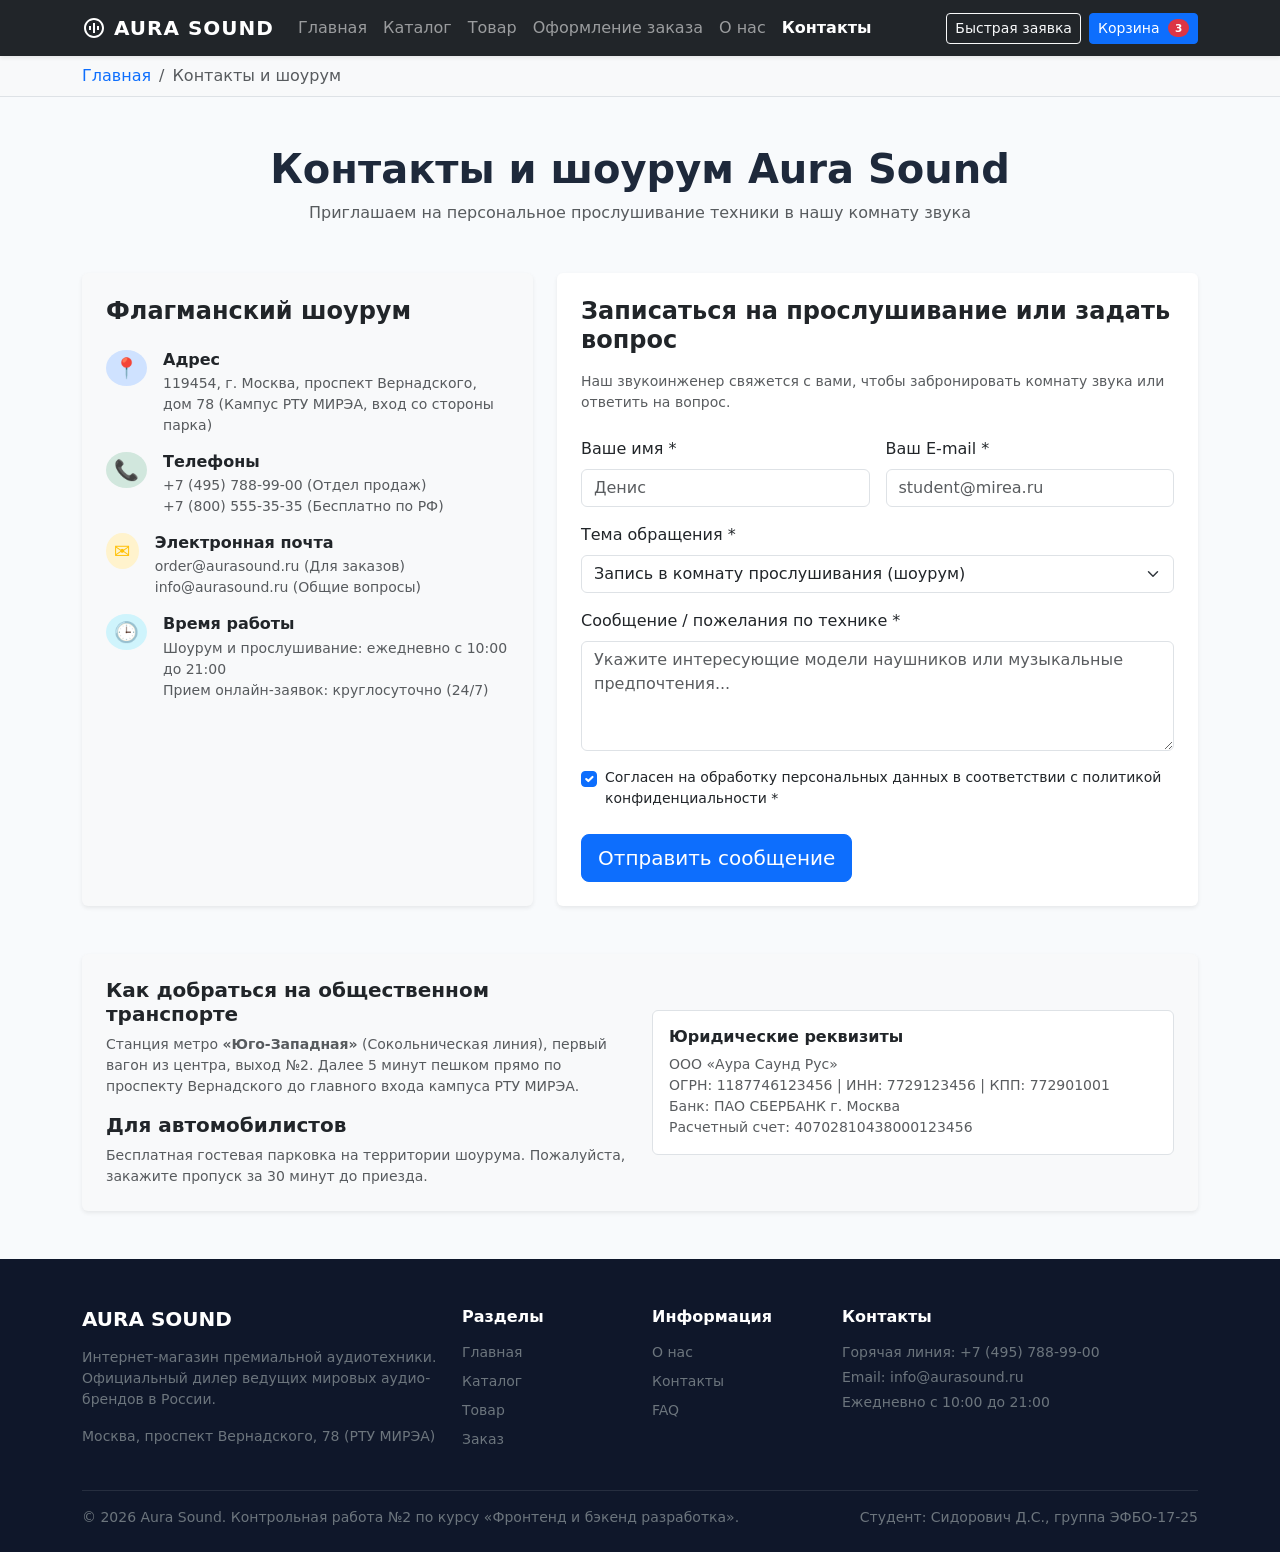
<file: contacts.html>
<!DOCTYPE html>
<html lang="ru">
<head>
  <meta charset="UTF-8">
  <meta name="viewport" content="width=device-width, initial-scale=1.0">
  <title>Контакты — Aura Sound</title>
  <!-- 1. ПОДКЛЮЧЕНИЕ BOOTSTRAP ЛОКАЛЬНО -->
  <link rel="stylesheet" href="vendor/bootstrap/css/bootstrap.min.css">
  <!-- 2. ПОДКЛЮЧЕНИЕ КАСТОМНЫХ СТИЛЕЙ -->
  <link rel="stylesheet" href="css/custom.css">
</head>
<body>

  <!-- 3. ШАПКА И НАВИГАЦИЯ -->
  <nav class="navbar navbar-expand-lg navbar-dark bg-dark sticky-top shadow-sm">
    <div class="container">
      <a class="navbar-brand fw-bold text-uppercase d-flex align-items-center gap-2" href="index.html">
        <svg width="24" height="24" viewBox="0 0 24 24" fill="currentColor">
          <path d="M12 2C6.48 2 2 6.48 2 12s4.48 10 10 10 10-4.48 10-10S17.52 2 12 2zm0 18c-4.41 0-8-3.59-8-8s3.59-8 8-8 8 3.59 8 8-3.59 8-8 8zm-1-13h2v10h-2zm-4 3h2v4H7zm8 0h2v4h-2z"/>
        </svg>
        Aura Sound
      </a>
      <button class="navbar-toggler" type="button" data-bs-toggle="collapse" data-bs-target="#navbarContent" aria-controls="navbarContent" aria-expanded="false" aria-label="Переключить навигацию">
        <span class="navbar-toggler-icon"></span>
      </button>

      <div class="collapse navbar-collapse" id="navbarContent">
        <ul class="navbar-nav me-auto mb-2 mb-lg-0">
          <li class="nav-item">
            <a class="nav-link" href="index.html">Главная</a>
          </li>
          <li class="nav-item">
            <a class="nav-link" href="catalog.html">Каталог</a>
          </li>
          <li class="nav-item">
            <a class="nav-link" href="product.html">Товар</a>
          </li>
          <li class="nav-item">
            <a class="nav-link" href="order.html">Оформление заказа</a>
          </li>
          <li class="nav-item">
            <a class="nav-link" href="about.html">О нас</a>
          </li>
          <li class="nav-item">
            <a class="nav-link active" aria-current="page" href="contacts.html">Контакты</a>
          </li>
        </ul>

        <div class="d-flex align-items-center gap-2">
          <button type="button" class="btn btn-outline-light btn-sm" data-bs-toggle="modal" data-bs-target="#quickOrderModal">
            Быстрая заявка
          </button>
          <a href="order.html" class="btn btn-primary btn-sm position-relative">
            Корзина
            <span class="badge bg-danger rounded-pill ms-1">3</span>
          </a>
        </div>
      </div>
    </div>
  </nav>

  <!-- 4. ХЛЕБНЫЕ КРОШКИ (BREADCRUMB) -->
  <div class="bg-light py-2 border-bottom">
    <div class="container">
      <nav aria-label="Хлебные крошки">
        <ol class="breadcrumb mb-0 small">
          <li class="breadcrumb-item"><a href="index.html" class="text-decoration-none">Главная</a></li>
          <li class="breadcrumb-item active" aria-current="page">Контакты и шоурум</li>
        </ol>
      </nav>
    </div>
  </div>

  <main class="container my-5">
    <div class="text-center mb-5">
      <h1 class="display-6 fw-bold">Контакты и шоурум Aura Sound</h1>
      <p class="text-muted">Приглашаем на персональное прослушивание техники в нашу комнату звука</p>
    </div>

    <!-- 5. КОНТАКТНАЯ ИНФОРМАЦИЯ И ФОРМА СВЯЗИ -->
    <div class="row g-4 mb-5">
      <!-- 5.1. ДАННЫЕ О ШОУРУМЕ -->
      <div class="col-12 col-lg-5">
        <div class="card border-0 shadow-sm p-4 h-100 bg-light">
          <h4 class="fw-bold mb-4">Флагманский шоурум</h4>

          <div class="d-flex gap-3 mb-3">
            <div class="badge bg-primary-subtle text-primary p-2 fs-5 rounded-circle align-self-start">📍</div>
            <div>
              <h6 class="fw-bold mb-1">Адрес</h6>
              <p class="text-muted small mb-0">119454, г. Москва, проспект Вернадского, дом 78 (Кампус РТУ МИРЭА, вход со стороны парка)</p>
            </div>
          </div>

          <div class="d-flex gap-3 mb-3">
            <div class="badge bg-success-subtle text-success p-2 fs-5 rounded-circle align-self-start">📞</div>
            <div>
              <h6 class="fw-bold mb-1">Телефоны</h6>
              <p class="text-muted small mb-0">+7 (495) 788-99-00 (Отдел продаж)</p>
              <p class="text-muted small mb-0">+7 (800) 555-35-35 (Бесплатно по РФ)</p>
            </div>
          </div>

          <div class="d-flex gap-3 mb-3">
            <div class="badge bg-warning-subtle text-warning p-2 fs-5 rounded-circle align-self-start">✉️</div>
            <div>
              <h6 class="fw-bold mb-1">Электронная почта</h6>
              <p class="text-muted small mb-0">order@aurasound.ru (Для заказов)</p>
              <p class="text-muted small mb-0">info@aurasound.ru (Общие вопросы)</p>
            </div>
          </div>

          <div class="d-flex gap-3">
            <div class="badge bg-info-subtle text-info p-2 fs-5 rounded-circle align-self-start">🕒</div>
            <div>
              <h6 class="fw-bold mb-1">Время работы</h6>
              <p class="text-muted small mb-0">Шоурум и прослушивание: ежедневно с 10:00 до 21:00</p>
              <p class="text-muted small mb-0">Прием онлайн-заявок: круглосуточно (24/7)</p>
            </div>
          </div>
        </div>
      </div>

      <!-- 5.2. ФОРМА ОБРАТНОЙ СВЯЗИ -->
      <div class="col-12 col-lg-7">
        <div class="card border-0 shadow-sm p-4">
          <h4 class="fw-bold mb-3">Записаться на прослушивание или задать вопрос</h4>
          <p class="text-muted small mb-4">Наш звукоинженер свяжется с вами, чтобы забронировать комнату звука или ответить на вопрос.</p>

          <form action="#" method="post">
            <div class="row g-3 mb-3">
              <div class="col-12 col-md-6">
                <label for="contactName" class="form-label">Ваше имя *</label>
                <input type="text" class="form-control" id="contactName" name="name" required placeholder="Денис">
              </div>
              <div class="col-12 col-md-6">
                <label for="contactEmail" class="form-label">Ваш E-mail *</label>
                <input type="email" class="form-control" id="contactEmail" name="email" required placeholder="student@mirea.ru">
              </div>
            </div>

            <div class="mb-3">
              <label for="contactTopic" class="form-label">Тема обращения *</label>
              <select class="form-select" id="contactTopic" name="topic" required>
                <option value="listening" selected>Запись в комнату прослушивания (шоурум)</option>
                <option value="selection">Помощь в подборе оборудования</option>
                <option value="warranty">Сервисное обслуживание и гарантия</option>
                <option value="cooperation">Сотрудничество / B2B поставки</option>
              </select>
            </div>

            <div class="mb-3">
              <label for="contactMessage" class="form-label">Сообщение / пожелания по технике *</label>
              <textarea class="form-control" id="contactMessage" name="message" rows="4" required placeholder="Укажите интересующие модели наушников или музыкальные предпочтения..."></textarea>
            </div>

            <div class="form-check mb-4">
              <input class="form-check-input" type="checkbox" id="contactAgree" name="agree" required checked>
              <label class="form-check-label small" for="contactAgree">
                Согласен на обработку персональных данных в соответствии с политикой конфиденциальности *
              </label>
            </div>

            <button type="submit" class="btn btn-primary btn-lg">
              Отправить сообщение
            </button>
          </form>
        </div>
      </div>
    </div>

    <!-- 6. СХЕМА ПРОЕЗДА И РЕКВИЗИТЫ -->
    <section class="card border-0 shadow-sm p-4 bg-light">
      <div class="row align-items-center g-4">
        <div class="col-12 col-lg-6">
          <h5 class="fw-bold mb-2">Как добраться на общественном транспорте</h5>
          <p class="text-muted small">
            Станция метро <strong>«Юго-Западная»</strong> (Сокольническая линия), первый вагон из центра, выход №2. 
            Далее 5 минут пешком прямо по проспекту Вернадского до главного входа кампуса РТУ МИРЭА.
          </p>
          <h5 class="fw-bold mb-2">Для автомобилистов</h5>
          <p class="text-muted small mb-0">
            Бесплатная гостевая парковка на территории шоурума. Пожалуйста, закажите пропуск за 30 минут до приезда.
          </p>
        </div>
        <div class="col-12 col-lg-6">
          <div class="p-3 bg-white rounded border">
            <h6 class="fw-bold mb-2">Юридические реквизиты</h6>
            <div class="small text-muted">
              <div>ООО «Аура Саунд Рус»</div>
              <div>ОГРН: 1187746123456 | ИНН: 7729123456 | КПП: 772901001</div>
              <div>Банк: ПАО СБЕРБАНК г. Москва</div>
              <div>Расчетный счет: 40702810438000123456</div>
            </div>
          </div>
        </div>
      </div>
    </section>
  </main>

  <!-- 7. ПОДВАЛ (FOOTER) -->
  <footer class="text-white pt-5 pb-4 mt-auto">
    <div class="container">
      <div class="row g-4 mb-4">
        <div class="col-12 col-md-4">
          <h5 class="fw-bold text-uppercase mb-3">Aura Sound</h5>
          <p class="text-secondary small">Интернет-магазин премиальной аудиотехники. Официальный дилер ведущих мировых аудио-брендов в России.</p>
          <div class="text-secondary small">Москва, проспект Вернадского, 78 (РТУ МИРЭА)</div>
        </div>
        <div class="col-6 col-md-2">
          <h6 class="fw-bold mb-3">Разделы</h6>
          <ul class="list-unstyled small">
            <li class="mb-2"><a href="index.html" class="text-secondary text-decoration-none">Главная</a></li>
            <li class="mb-2"><a href="catalog.html" class="text-secondary text-decoration-none">Каталог</a></li>
            <li class="mb-2"><a href="product.html" class="text-secondary text-decoration-none">Товар</a></li>
            <li class="mb-2"><a href="order.html" class="text-secondary text-decoration-none">Заказ</a></li>
          </ul>
        </div>
        <div class="col-6 col-md-2">
          <h6 class="fw-bold mb-3">Информация</h6>
          <ul class="list-unstyled small">
            <li class="mb-2"><a href="about.html" class="text-secondary text-decoration-none">О нас</a></li>
            <li class="mb-2"><a href="contacts.html" class="text-secondary text-decoration-none">Контакты</a></li>
            <li class="mb-2"><a href="index.html#faqAccordion" class="text-secondary text-decoration-none">FAQ</a></li>
          </ul>
        </div>
        <div class="col-12 col-md-4">
          <h6 class="fw-bold mb-3">Контакты</h6>
          <p class="text-secondary small mb-1">Горячая линия: +7 (495) 788-99-00</p>
          <p class="text-secondary small mb-1">Email: info@aurasound.ru</p>
          <p class="text-secondary small">Ежедневно с 10:00 до 21:00</p>
        </div>
      </div>
      <hr class="border-secondary">
      <div class="d-flex flex-wrap justify-content-between align-items-center small text-secondary">
        <div>© 2026 Aura Sound. Контрольная работа №2 по курсу «Фронтенд и бэкенд разработка».</div>
        <div>Студент: Сидорович Д.С., группа ЭФБО-17-25</div>
      </div>
    </div>
  </footer>

  <!-- 8. МОДАЛЬНОЕ ОКНО БЫСТРОГО ЗАКАЗА (MODAL) -->
  <div class="modal fade" id="quickOrderModal" tabindex="-1" aria-labelledby="quickOrderModalLabel" aria-hidden="true">
    <div class="modal-dialog modal-dialog-centered">
      <div class="modal-content">
        <div class="modal-header">
          <h5 class="modal-title fw-bold" id="quickOrderModalLabel">Быстрая заявка на консультацию</h5>
          <button type="button" class="btn-close" data-bs-dismiss="modal" aria-label="Закрыть"></button>
        </div>
        <form action="order.html" method="get">
          <div class="modal-body">
            <p class="text-muted small">Оставьте свои контактные данные, и специалист Aura Sound свяжется с вами в течение 10 минут.</p>
            <div class="mb-3">
              <label for="modalName" class="form-label">Ваше имя *</label>
              <input type="text" class="form-control" id="modalName" name="name" required placeholder="Иван Иванов">
            </div>
            <div class="mb-3">
              <label for="modalPhone" class="form-label">Номер телефона *</label>
              <div class="input-group">
                <span class="input-group-text">+7</span>
                <input type="tel" class="form-control" id="modalPhone" name="phone" required placeholder="(999) 000-00-00">
              </div>
            </div>
            <div class="mb-3">
              <label for="modalCategory" class="form-label">Интересующая категория</label>
              <select class="form-select" id="modalCategory" name="category">
                <option value="headphones" selected>Беспроводные наушники</option>
                <option value="speakers">Студийная акустика</option>
                <option value="dac">ЦАП и усилители</option>
                <option value="other">Другое / Консультация</option>
              </select>
            </div>
            <div class="form-check mb-2">
              <input class="form-check-input" type="checkbox" id="modalAgree" name="agree" required checked>
              <label class="form-check-label small" for="modalAgree">
                Согласен на обработку персональных данных *
              </label>
            </div>
          </div>
          <div class="modal-footer">
            <button type="button" class="btn btn-secondary" data-bs-dismiss="modal">Отмена</button>
            <button type="submit" class="btn btn-primary">Отправить заявку</button>
          </div>
        </form>
      </div>
    </div>
  </div>

  <!-- 9. ПОДКЛЮЧЕНИЕ BOOTSTRAP JS BUNDLE ЛОКАЛЬНО -->
  <script src="vendor/bootstrap/js/bootstrap.bundle.min.js"></script>
</body>
</html>
</file>
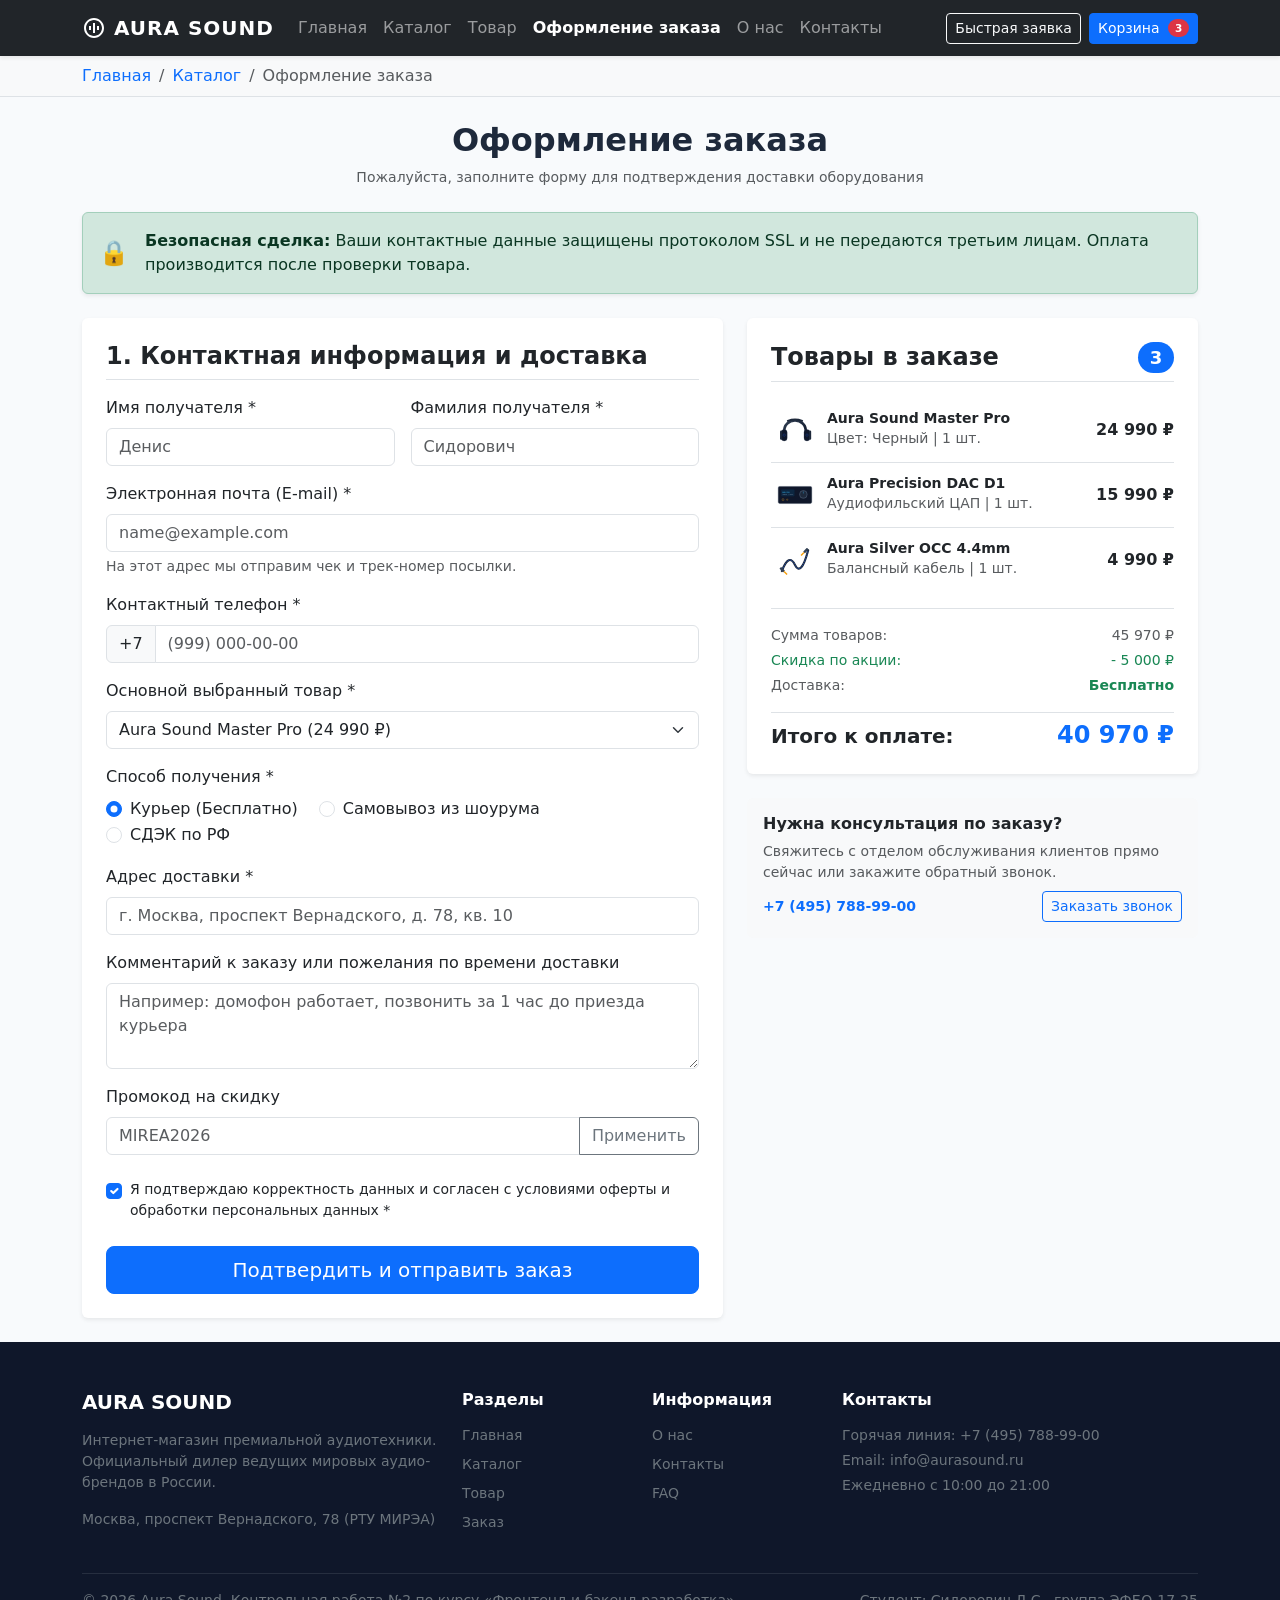
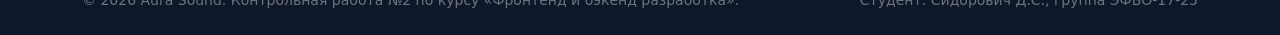
<file: order.html>
<!DOCTYPE html>
<html lang="ru">
<head>
  <meta charset="UTF-8">
  <meta name="viewport" content="width=device-width, initial-scale=1.0">
  <title>Оформление заказа — Aura Sound</title>
  <!-- 1. ПОДКЛЮЧЕНИЕ BOOTSTRAP ЛОКАЛЬНО -->
  <link rel="stylesheet" href="vendor/bootstrap/css/bootstrap.min.css">
  <!-- 2. ПОДКЛЮЧЕНИЕ КАСТОМНЫХ СТИЛЕЙ -->
  <link rel="stylesheet" href="css/custom.css">
</head>
<body>

  <!-- 3. ШАПКА И НАВИГАЦИЯ -->
  <nav class="navbar navbar-expand-lg navbar-dark bg-dark sticky-top shadow-sm">
    <div class="container">
      <a class="navbar-brand fw-bold text-uppercase d-flex align-items-center gap-2" href="index.html">
        <svg width="24" height="24" viewBox="0 0 24 24" fill="currentColor">
          <path d="M12 2C6.48 2 2 6.48 2 12s4.48 10 10 10 10-4.48 10-10S17.52 2 12 2zm0 18c-4.41 0-8-3.59-8-8s3.59-8 8-8 8 3.59 8 8-3.59 8-8 8zm-1-13h2v10h-2zm-4 3h2v4H7zm8 0h2v4h-2z"/>
        </svg>
        Aura Sound
      </a>
      <button class="navbar-toggler" type="button" data-bs-toggle="collapse" data-bs-target="#navbarContent" aria-controls="navbarContent" aria-expanded="false" aria-label="Переключить навигацию">
        <span class="navbar-toggler-icon"></span>
      </button>

      <div class="collapse navbar-collapse" id="navbarContent">
        <ul class="navbar-nav me-auto mb-2 mb-lg-0">
          <li class="nav-item">
            <a class="nav-link" href="index.html">Главная</a>
          </li>
          <li class="nav-item">
            <a class="nav-link" href="catalog.html">Каталог</a>
          </li>
          <li class="nav-item">
            <a class="nav-link" href="product.html">Товар</a>
          </li>
          <li class="nav-item">
            <a class="nav-link active" aria-current="page" href="order.html">Оформление заказа</a>
          </li>
          <li class="nav-item">
            <a class="nav-link" href="about.html">О нас</a>
          </li>
          <li class="nav-item">
            <a class="nav-link" href="contacts.html">Контакты</a>
          </li>
        </ul>

        <div class="d-flex align-items-center gap-2">
          <button type="button" class="btn btn-outline-light btn-sm" data-bs-toggle="modal" data-bs-target="#quickOrderModal">
            Быстрая заявка
          </button>
          <a href="order.html" class="btn btn-primary btn-sm position-relative">
            Корзина
            <span class="badge bg-danger rounded-pill ms-1">3</span>
          </a>
        </div>
      </div>
    </div>
  </nav>

  <!-- 4. ХЛЕБНЫЕ КРОШКИ (BREADCRUMB) -->
  <div class="bg-light py-2 border-bottom">
    <div class="container">
      <nav aria-label="Хлебные крошки">
        <ol class="breadcrumb mb-0 small">
          <li class="breadcrumb-item"><a href="index.html" class="text-decoration-none">Главная</a></li>
          <li class="breadcrumb-item"><a href="catalog.html" class="text-decoration-none">Каталог</a></li>
          <li class="breadcrumb-item active" aria-current="page">Оформление заказа</li>
        </ol>
      </nav>
    </div>
  </div>

  <main class="container my-4">
    <div class="text-center mb-4">
      <h1 class="h2 fw-bold">Оформление заказа</h1>
      <p class="text-muted small">Пожалуйста, заполните форму для подтверждения доставки оборудования</p>
    </div>

    <!-- 5. УВЕДОМЛЕНИЕ О БЕЗОПАСНОСТИ ДАННЫХ (ALERT) -->
    <div class="alert alert-success d-flex align-items-center shadow-sm mb-4" role="alert">
      <span class="fs-4 me-3">🔒</span>
      <div>
        <strong>Безопасная сделка:</strong> Ваши контактные данные защищены протоколом SSL и не передаются третьим лицам. Оплата производится после проверки товара.
      </div>
    </div>

    <!-- 6. СЕТКА: ФОРМА ЗАКАЗА + САЙДБАР КОРЗИНЫ -->
    <div class="row g-4">
      <!-- 6.1. ОСНОВНАЯ ФОРМА ЗАКАЗА (FORM) -->
      <section class="col-12 col-lg-7">
        <div class="card shadow-sm p-4 border-0">
          <h4 class="fw-bold mb-3 border-bottom pb-2">1. Контактная информация и доставка</h4>

          <form action="#" method="post">
            <!-- Поле: Имя (required, label, name, form-control) -->
            <div class="row g-3 mb-3">
              <div class="col-12 col-md-6">
                <label for="orderFirstName" class="form-label">Имя получателя *</label>
                <input type="text" class="form-control" id="orderFirstName" name="firstName" required placeholder="Денис">
              </div>
              <div class="col-12 col-md-6">
                <label for="orderLastName" class="form-label">Фамилия получателя *</label>
                <input type="text" class="form-control" id="orderLastName" name="lastName" required placeholder="Сидорович">
              </div>
            </div>

            <!-- Поле: E-mail (required, label, name, form-control) -->
            <div class="mb-3">
              <label for="orderEmail" class="form-label">Электронная почта (E-mail) *</label>
              <input type="email" class="form-control" id="orderEmail" name="email" required placeholder="name@example.com">
              <div class="form-text">На этот адрес мы отправим чек и трек-номер посылки.</div>
            </div>

            <!-- Поле: Телефон с Input-Group (required, label, name, input-group) -->
            <div class="mb-3">
              <label for="orderPhone" class="form-label">Контактный телефон *</label>
              <div class="input-group">
                <span class="input-group-text">+7</span>
                <input type="tel" class="form-control" id="orderPhone" name="phone" required placeholder="(999) 000-00-00">
              </div>
            </div>

            <!-- Поле: Выпадающий список товаров/тем (required, label, name, form-select) -->
            <div class="mb-3">
              <label for="orderProductSelect" class="form-label">Основной выбранный товар *</label>
              <select class="form-select" id="orderProductSelect" name="selectedProduct" required>
                <option value="" disabled>-- Выберите товар из каталога --</option>
                <option value="headphones-pro" selected>Aura Sound Master Pro (24 990 ₽)</option>
                <option value="headphones-silver">Aura Sound Studio Silver (27 490 ₽)</option>
                <option value="earbuds">Aura Air TWS Active (12 490 ₽)</option>
                <option value="speakers">Aura Studio Monitor X1 (18 990 ₽)</option>
                <option value="dac">Aura Precision DAC D1 (15 990 ₽)</option>
                <option value="turntable">Aura Vinyl Master 7 (34 990 ₽)</option>
              </select>
            </div>

            <!-- Поле: Способ доставки (form-check radio) -->
            <div class="mb-3">
              <label class="form-label d-block">Способ получения *</label>
              <div class="form-check form-check-inline">
                <input class="form-check-input" type="radio" name="deliveryMethod" id="deliveryCourier" value="courier" checked>
                <label class="form-check-label" for="deliveryCourier">Курьер (Бесплатно)</label>
              </div>
              <div class="form-check form-check-inline">
                <input class="form-check-input" type="radio" name="deliveryMethod" id="deliveryPickup" value="pickup">
                <label class="form-check-label" for="deliveryPickup">Самовывоз из шоурума</label>
              </div>
              <div class="form-check form-check-inline">
                <input class="form-check-input" type="radio" name="deliveryMethod" id="deliverySdek" value="sdek">
                <label class="form-check-label" for="deliverySdek">СДЭК по РФ</label>
              </div>
            </div>

            <!-- Поле: Адрес доставки (form-control) -->
            <div class="mb-3">
              <label for="orderAddress" class="form-label">Адрес доставки *</label>
              <input type="text" class="form-control" id="orderAddress" name="address" required placeholder="г. Москва, проспект Вернадского, д. 78, кв. 10">
            </div>

            <!-- Поле: Комментарий к заказу (label, name, form-control, textarea) -->
            <div class="mb-3">
              <label for="orderComment" class="form-label">Комментарий к заказу или пожелания по времени доставки</label>
              <textarea class="form-control" id="orderComment" name="comment" rows="3" placeholder="Например: домофон работает, позвонить за 1 час до приезда курьера"></textarea>
            </div>

            <!-- Поле: Промокод с Input-Group (input-group, input-group-text, btn) -->
            <div class="mb-4">
              <label for="orderPromo" class="form-label">Промокод на скидку</label>
              <div class="input-group">
                <input type="text" class="form-control" id="orderPromo" name="promocode" placeholder="MIREA2026">
                <button class="btn btn-outline-secondary" type="button">Применить</button>
              </div>
            </div>

            <!-- Поле: Чекбокс согласия (required, label, name, form-check) -->
            <div class="form-check mb-4">
              <input class="form-check-input" type="checkbox" id="orderAgreement" name="agreement" required checked>
              <label class="form-check-label small" for="orderAgreement">
                Я подтверждаю корректность данных и согласен с условиями оферты и обработки персональных данных *
              </label>
            </div>

            <!-- Кнопка отправки формы (btn btn-primary) -->
            <button type="submit" class="btn btn-primary btn-lg w-100">
              Подтвердить и отправить заказ
            </button>
          </form>
        </div>
      </section>

      <!-- 6.2. САЙДБАР: СОСТАВ ЗАКАЗА И РАСЧЕТ СУММЫ -->
      <aside class="col-12 col-lg-5">
        <div class="card shadow-sm p-4 border-0 mb-4">
          <h4 class="fw-bold mb-3 border-bottom pb-2 d-flex justify-content-between align-items-center">
            Товары в заказе
            <span class="badge bg-primary rounded-pill">3</span>
          </h4>

          <ul class="list-group list-group-flush mb-3">
            <li class="list-group-item d-flex justify-content-between align-items-center px-0">
              <div class="d-flex align-items-center gap-2">
                <img src="images/product-headphones-black.svg" alt="Aura Master Pro" style="width: 48px; height: 48px; object-fit: contain;">
                <div>
                  <h6 class="my-0 fw-bold small">Aura Sound Master Pro</h6>
                  <small class="text-muted">Цвет: Черный | 1 шт.</small>
                </div>
              </div>
              <span class="fw-bold text-nowrap">24 990 ₽</span>
            </li>

            <li class="list-group-item d-flex justify-content-between align-items-center px-0">
              <div class="d-flex align-items-center gap-2">
                <img src="images/product-dac.svg" alt="Aura DAC D1" style="width: 48px; height: 48px; object-fit: contain;">
                <div>
                  <h6 class="my-0 fw-bold small">Aura Precision DAC D1</h6>
                  <small class="text-muted">Аудиофильский ЦАП | 1 шт.</small>
                </div>
              </div>
              <span class="fw-bold text-nowrap">15 990 ₽</span>
            </li>

            <li class="list-group-item d-flex justify-content-between align-items-center px-0">
              <div class="d-flex align-items-center gap-2">
                <img src="images/product-cables.svg" alt="Aura OCC Cable" style="width: 48px; height: 48px; object-fit: contain;">
                <div>
                  <h6 class="my-0 fw-bold small">Aura Silver OCC 4.4mm</h6>
                  <small class="text-muted">Балансный кабель | 1 шт.</small>
                </div>
              </div>
              <span class="fw-bold text-nowrap">4 990 ₽</span>
            </li>
          </ul>

          <div class="border-top pt-3">
            <div class="d-flex justify-content-between small text-muted mb-1">
              <span>Сумма товаров:</span>
              <span>45 970 ₽</span>
            </div>
            <div class="d-flex justify-content-between small text-success mb-1">
              <span>Скидка по акции:</span>
              <span>- 5 000 ₽</span>
            </div>
            <div class="d-flex justify-content-between small text-muted mb-3">
              <span>Доставка:</span>
              <span class="text-success fw-semibold">Бесплатно</span>
            </div>
            <div class="d-flex justify-content-between align-items-baseline border-top pt-2">
              <span class="h5 fw-bold mb-0">Итого к оплате:</span>
              <span class="h4 fw-bold text-primary mb-0">40 970 ₽</span>
            </div>
          </div>
        </div>

        <!-- Карточка помощи покупателю -->
        <div class="card bg-light border-0 p-3">
          <h6 class="fw-bold mb-2">Нужна консультация по заказу?</h6>
          <p class="small text-muted mb-2">
            Свяжитесь с отделом обслуживания клиентов прямо сейчас или закажите обратный звонок.
          </p>
          <div class="d-flex justify-content-between align-items-center">
            <span class="fw-bold text-primary small">+7 (495) 788-99-00</span>
            <button type="button" class="btn btn-outline-primary btn-sm" data-bs-toggle="modal" data-bs-target="#quickOrderModal">
              Заказать звонок
            </button>
          </div>
        </div>
      </aside>
    </div>
  </main>

  <!-- 7. ПОДВАЛ (FOOTER) -->
  <footer class="text-white pt-5 pb-4 mt-auto">
    <div class="container">
      <div class="row g-4 mb-4">
        <div class="col-12 col-md-4">
          <h5 class="fw-bold text-uppercase mb-3">Aura Sound</h5>
          <p class="text-secondary small">Интернет-магазин премиальной аудиотехники. Официальный дилер ведущих мировых аудио-брендов в России.</p>
          <div class="text-secondary small">Москва, проспект Вернадского, 78 (РТУ МИРЭА)</div>
        </div>
        <div class="col-6 col-md-2">
          <h6 class="fw-bold mb-3">Разделы</h6>
          <ul class="list-unstyled small">
            <li class="mb-2"><a href="index.html" class="text-secondary text-decoration-none">Главная</a></li>
            <li class="mb-2"><a href="catalog.html" class="text-secondary text-decoration-none">Каталог</a></li>
            <li class="mb-2"><a href="product.html" class="text-secondary text-decoration-none">Товар</a></li>
            <li class="mb-2"><a href="order.html" class="text-secondary text-decoration-none">Заказ</a></li>
          </ul>
        </div>
        <div class="col-6 col-md-2">
          <h6 class="fw-bold mb-3">Информация</h6>
          <ul class="list-unstyled small">
            <li class="mb-2"><a href="about.html" class="text-secondary text-decoration-none">О нас</a></li>
            <li class="mb-2"><a href="contacts.html" class="text-secondary text-decoration-none">Контакты</a></li>
            <li class="mb-2"><a href="index.html#faqAccordion" class="text-secondary text-decoration-none">FAQ</a></li>
          </ul>
        </div>
        <div class="col-12 col-md-4">
          <h6 class="fw-bold mb-3">Контакты</h6>
          <p class="text-secondary small mb-1">Горячая линия: +7 (495) 788-99-00</p>
          <p class="text-secondary small mb-1">Email: info@aurasound.ru</p>
          <p class="text-secondary small">Ежедневно с 10:00 до 21:00</p>
        </div>
      </div>
      <hr class="border-secondary">
      <div class="d-flex flex-wrap justify-content-between align-items-center small text-secondary">
        <div>© 2026 Aura Sound. Контрольная работа №2 по курсу «Фронтенд и бэкенд разработка».</div>
        <div>Студент: Сидорович Д.С., группа ЭФБО-17-25</div>
      </div>
    </div>
  </footer>

  <!-- 8. МОДАЛЬНОЕ ОКНО БЫСТРОГО ЗАКАЗА (MODAL) -->
  <div class="modal fade" id="quickOrderModal" tabindex="-1" aria-labelledby="quickOrderModalLabel" aria-hidden="true">
    <div class="modal-dialog modal-dialog-centered">
      <div class="modal-content">
        <div class="modal-header">
          <h5 class="modal-title fw-bold" id="quickOrderModalLabel">Быстрая заявка на консультацию</h5>
          <button type="button" class="btn-close" data-bs-dismiss="modal" aria-label="Закрыть"></button>
        </div>
        <form action="order.html" method="get">
          <div class="modal-body">
            <p class="text-muted small">Оставьте свои контактные данные, и специалист Aura Sound свяжется с вами в течение 10 минут.</p>
            <div class="mb-3">
              <label for="modalName" class="form-label">Ваше имя *</label>
              <input type="text" class="form-control" id="modalName" name="name" required placeholder="Иван Иванов">
            </div>
            <div class="mb-3">
              <label for="modalPhone" class="form-label">Номер телефона *</label>
              <div class="input-group">
                <span class="input-group-text">+7</span>
                <input type="tel" class="form-control" id="modalPhone" name="phone" required placeholder="(999) 000-00-00">
              </div>
            </div>
            <div class="mb-3">
              <label for="modalCategory" class="form-label">Интересующая категория</label>
              <select class="form-select" id="modalCategory" name="category">
                <option value="headphones" selected>Беспроводные наушники</option>
                <option value="speakers">Студийная акустика</option>
                <option value="dac">ЦАП и усилители</option>
                <option value="other">Другое / Консультация</option>
              </select>
            </div>
            <div class="form-check mb-2">
              <input class="form-check-input" type="checkbox" id="modalAgree" name="agree" required checked>
              <label class="form-check-label small" for="modalAgree">
                Согласен на обработку персональных данных *
              </label>
            </div>
          </div>
          <div class="modal-footer">
            <button type="button" class="btn btn-secondary" data-bs-dismiss="modal">Отмена</button>
            <button type="submit" class="btn btn-primary">Отправить заявку</button>
          </div>
        </form>
      </div>
    </div>
  </div>

  <!-- 9. ПОДКЛЮЧЕНИЕ BOOTSTRAP JS BUNDLE ЛОКАЛЬНО -->
  <script src="vendor/bootstrap/js/bootstrap.bundle.min.js"></script>
</body>
</html>
</file>
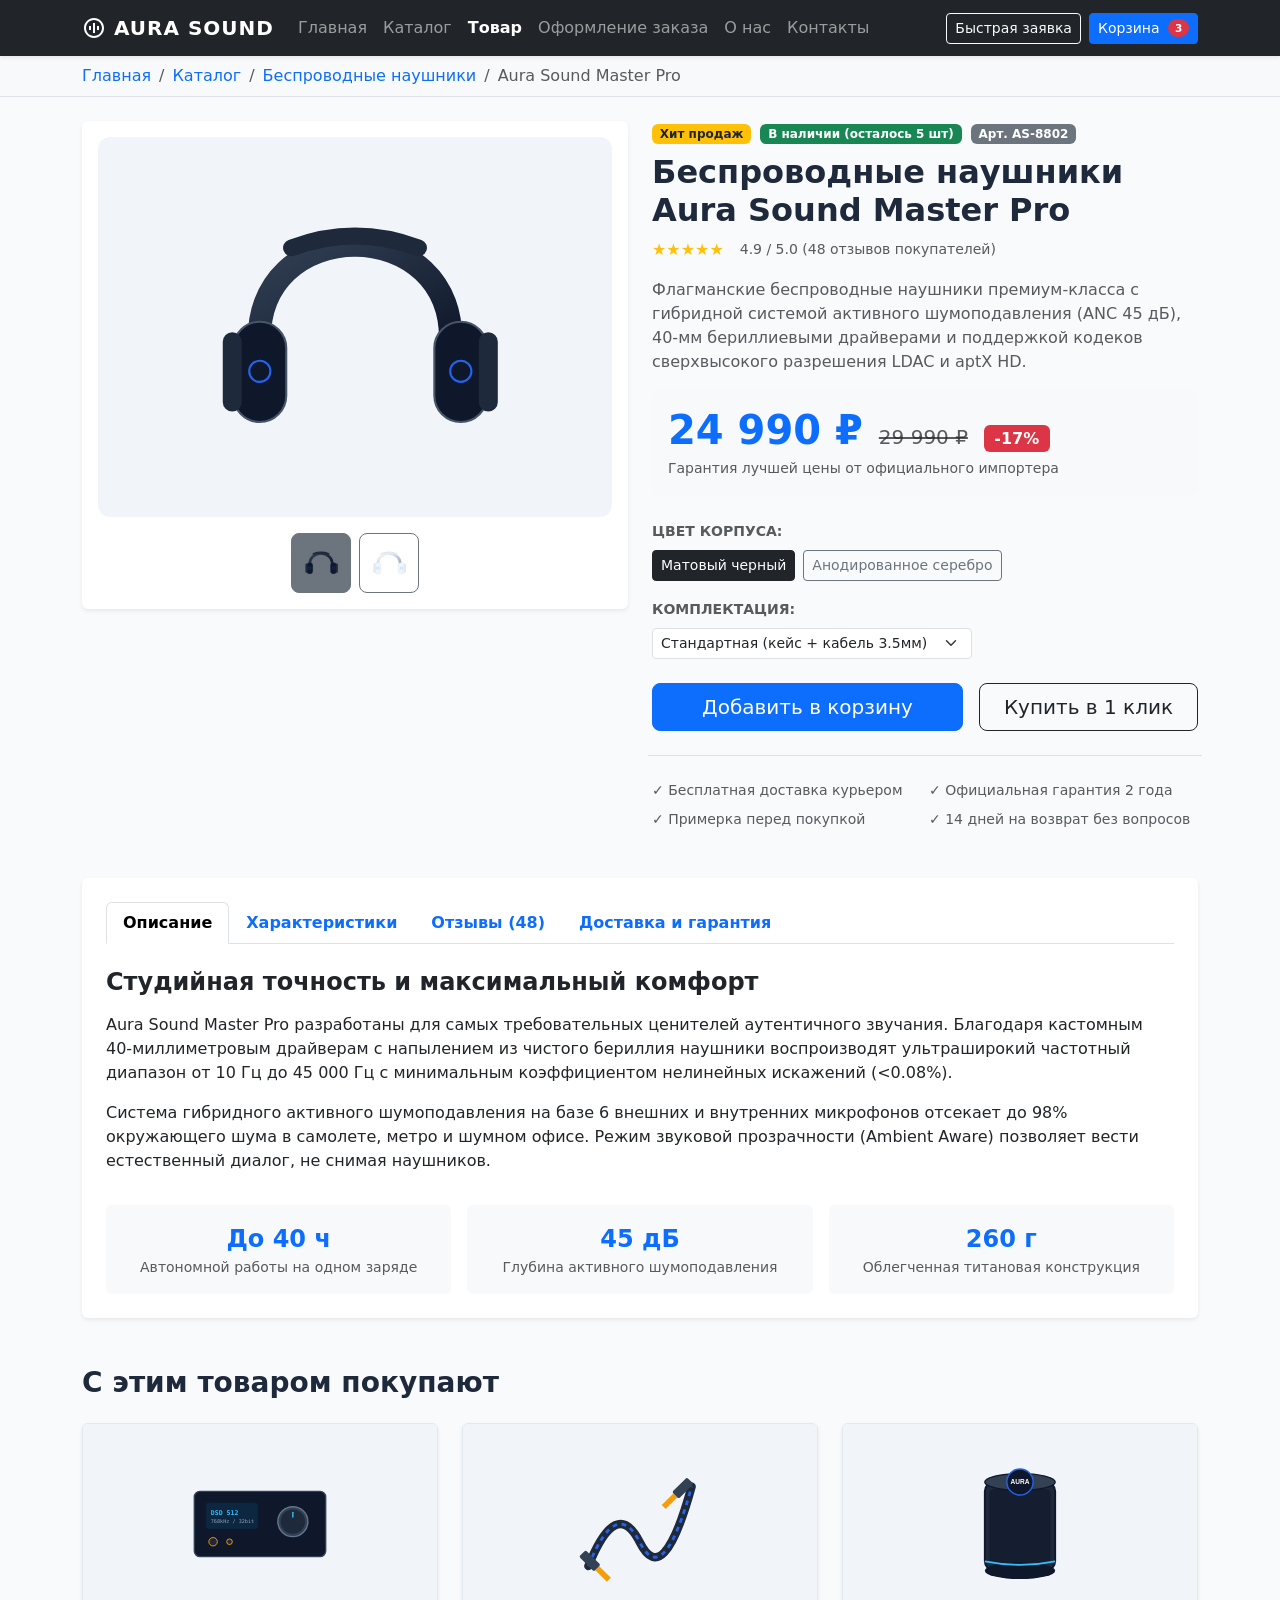
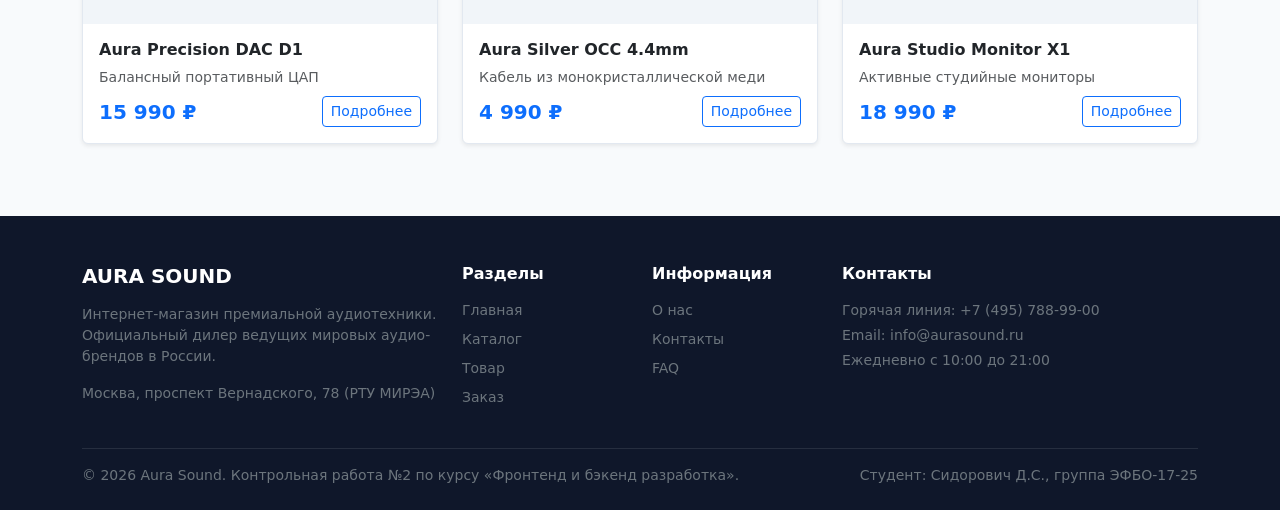
<file: product.html>
<!DOCTYPE html>
<html lang="ru">
<head>
  <meta charset="UTF-8">
  <meta name="viewport" content="width=device-width, initial-scale=1.0">
  <title>Aura Sound Master Pro — Интернет-магазин Aura Sound</title>
  <!-- 1. ПОДКЛЮЧЕНИЕ BOOTSTRAP ЛОКАЛЬНО -->
  <link rel="stylesheet" href="vendor/bootstrap/css/bootstrap.min.css">
  <!-- 2. ПОДКЛЮЧЕНИЕ КАСТОМНЫХ СТИЛЕЙ -->
  <link rel="stylesheet" href="css/custom.css">
</head>
<body>

  <!-- 3. ШАПКА И НАВИГАЦИЯ -->
  <nav class="navbar navbar-expand-lg navbar-dark bg-dark sticky-top shadow-sm">
    <div class="container">
      <a class="navbar-brand fw-bold text-uppercase d-flex align-items-center gap-2" href="index.html">
        <svg width="24" height="24" viewBox="0 0 24 24" fill="currentColor">
          <path d="M12 2C6.48 2 2 6.48 2 12s4.48 10 10 10 10-4.48 10-10S17.52 2 12 2zm0 18c-4.41 0-8-3.59-8-8s3.59-8 8-8 8 3.59 8 8-3.59 8-8 8zm-1-13h2v10h-2zm-4 3h2v4H7zm8 0h2v4h-2z"/>
        </svg>
        Aura Sound
      </a>
      <button class="navbar-toggler" type="button" data-bs-toggle="collapse" data-bs-target="#navbarContent" aria-controls="navbarContent" aria-expanded="false" aria-label="Переключить навигацию">
        <span class="navbar-toggler-icon"></span>
      </button>

      <div class="collapse navbar-collapse" id="navbarContent">
        <ul class="navbar-nav me-auto mb-2 mb-lg-0">
          <li class="nav-item">
            <a class="nav-link" href="index.html">Главная</a>
          </li>
          <li class="nav-item">
            <a class="nav-link" href="catalog.html">Каталог</a>
          </li>
          <li class="nav-item">
            <a class="nav-link active" aria-current="page" href="product.html">Товар</a>
          </li>
          <li class="nav-item">
            <a class="nav-link" href="order.html">Оформление заказа</a>
          </li>
          <li class="nav-item">
            <a class="nav-link" href="about.html">О нас</a>
          </li>
          <li class="nav-item">
            <a class="nav-link" href="contacts.html">Контакты</a>
          </li>
        </ul>

        <div class="d-flex align-items-center gap-2">
          <button type="button" class="btn btn-outline-light btn-sm" data-bs-toggle="modal" data-bs-target="#quickOrderModal">
            Быстрая заявка
          </button>
          <a href="order.html" class="btn btn-primary btn-sm position-relative">
            Корзина
            <span class="badge bg-danger rounded-pill ms-1">3</span>
          </a>
        </div>
      </div>
    </div>
  </nav>

  <!-- 4. ХЛЕБНЫЕ КРОШКИ (BREADCRUMB) -->
  <div class="bg-light py-2 border-bottom">
    <div class="container">
      <nav aria-label="Хлебные крошки">
        <ol class="breadcrumb mb-0 small">
          <li class="breadcrumb-item"><a href="index.html" class="text-decoration-none">Главная</a></li>
          <li class="breadcrumb-item"><a href="catalog.html" class="text-decoration-none">Каталог</a></li>
          <li class="breadcrumb-item"><a href="catalog.html" class="text-decoration-none">Беспроводные наушники</a></li>
          <li class="breadcrumb-item active" aria-current="page">Aura Sound Master Pro</li>
        </ol>
      </nav>
    </div>
  </div>

  <main class="container my-4">
    <!-- 5. КАРТОЧКА ТОВАРА: ФОТО + ЦЕНА И ПАРАМЕТРЫ -->
    <div class="row g-4 mb-5">
      <!-- 5.1. ГАЛЕРЕЯ ТОВАРА -->
      <div class="col-12 col-lg-6">
        <div class="card border-0 shadow-sm p-3 text-center">
          <img src="images/product-headphones-black.svg" class="img-fluid product-gallery-main mb-3" alt="Aura Sound Master Pro вид спереди">
          <div class="d-flex justify-content-center gap-2">
            <button type="button" class="btn btn-outline-secondary active p-1 rounded-3">
              <img src="images/product-headphones-black.svg" alt="Цвет Черный" style="width: 50px; height: 50px; object-fit: contain;">
            </button>
            <button type="button" class="btn btn-outline-secondary p-1 rounded-3">
              <img src="images/product-headphones-silver.svg" alt="Цвет Серебро" style="width: 50px; height: 50px; object-fit: contain;">
            </button>
          </div>
        </div>
      </div>

      <!-- 5.2. ИНФОРМАЦИЯ О ТОВАРЕ, ЦЕНА И ДЕЙСТВИЯ -->
      <div class="col-12 col-lg-6 d-flex flex-column">
        <div class="mb-2">
          <span class="badge bg-warning text-dark me-1">Хит продаж</span>
          <span class="badge bg-success me-1">В наличии (осталось 5 шт)</span>
          <span class="badge bg-secondary">Арт. AS-8802</span>
        </div>

        <h1 class="h2 fw-bold mb-2">Беспроводные наушники Aura Sound Master Pro</h1>
        <div class="d-flex align-items-center gap-3 mb-3">
          <span class="text-warning">★★★★★</span>
          <span class="text-muted small">4.9 / 5.0 (48 отзывов покупателей)</span>
        </div>

        <p class="text-muted">
          Флагманские беспроводные наушники премиум-класса с гибридной системой активного шумоподавления (ANC 45 дБ), 40-мм бериллиевыми драйверами и поддержкой кодеков сверхвысокого разрешения LDAC и aptX HD.
        </p>

        <!-- Блок стоимости -->
        <div class="card bg-light border-0 p-3 mb-4 rounded-3">
          <div class="d-flex align-items-baseline gap-3 mb-1">
            <span class="display-6 fw-bold text-primary">24 990 ₽</span>
            <span class="text-muted text-decoration-line-through fs-5">29 990 ₽</span>
            <span class="badge bg-danger fs-6">-17%</span>
          </div>
          <small class="text-muted">Гарантия лучшей цены от официального импортера</small>
        </div>

        <!-- Выбор параметров -->
        <div class="mb-3">
          <label class="form-label fw-semibold small text-uppercase text-muted">Цвет корпуса:</label>
          <div class="d-flex gap-2">
            <button type="button" class="btn btn-outline-dark btn-sm active">Матовый черный</button>
            <button type="button" class="btn btn-outline-secondary btn-sm">Анодированное серебро</button>
          </div>
        </div>

        <div class="mb-4">
          <label class="form-label fw-semibold small text-uppercase text-muted">Комплектация:</label>
          <select class="form-select form-select-sm" style="max-width: 320px;">
            <option selected>Стандартная (кейс + кабель 3.5мм)</option>
            <option>Audiophile Pack (+ балансный кабель 4.4мм OCC)</option>
          </select>
        </div>

        <!-- Кнопки действий -->
        <div class="d-flex flex-wrap gap-3 mt-auto">
          <a href="order.html" class="btn btn-primary btn-lg px-4 flex-grow-1">
            Добавить в корзину
          </a>
          <button type="button" class="btn btn-outline-dark btn-lg px-4" data-bs-toggle="modal" data-bs-target="#quickOrderModal">
            Купить в 1 клик
          </button>
        </div>

        <!-- Преимущества сервиса -->
        <div class="row g-2 mt-4 pt-3 border-top text-muted small">
          <div class="col-6">✓ Бесплатная доставка курьером</div>
          <div class="col-6">✓ Официальная гарантия 2 года</div>
          <div class="col-6">✓ Примерка перед покупкой</div>
          <div class="col-6">✓ 14 дней на возврат без вопросов</div>
        </div>
      </div>
    </div>

    <!-- 6. ВКЛАДКИ (NAV-TABS): ОПИСАНИЕ / ХАРАКТЕРИСТИКИ / ОТЗЫВЫ -->
    <section class="card shadow-sm p-4 mb-5 border-0">
      <ul class="nav nav-tabs mb-4" id="productTab" role="tablist">
        <li class="nav-item" role="presentation">
          <button class="nav-link active fw-semibold" id="desc-tab" data-bs-toggle="tab" data-bs-target="#desc-tab-pane" type="button" role="tab" aria-controls="desc-tab-pane" aria-selected="true">
            Описание
          </button>
        </li>
        <li class="nav-item" role="presentation">
          <button class="nav-link fw-semibold" id="specs-tab" data-bs-toggle="tab" data-bs-target="#specs-tab-pane" type="button" role="tab" aria-controls="specs-tab-pane" aria-selected="false">
            Характеристики
          </button>
        </li>
        <li class="nav-item" role="presentation">
          <button class="nav-link fw-semibold" id="reviews-tab" data-bs-toggle="tab" data-bs-target="#reviews-tab-pane" type="button" role="tab" aria-controls="reviews-tab-pane" aria-selected="false">
            Отзывы (48)
          </button>
        </li>
        <li class="nav-item" role="presentation">
          <button class="nav-link fw-semibold" id="delivery-tab" data-bs-toggle="tab" data-bs-target="#delivery-tab-pane" type="button" role="tab" aria-controls="delivery-tab-pane" aria-selected="false">
            Доставка и гарантия
          </button>
        </li>
      </ul>

      <div class="tab-content" id="productTabContent">
        <!-- 6.1. ВКЛАДКА: ОПИСАНИЕ -->
        <div class="tab-pane fade show active" id="desc-tab-pane" role="tabpanel" aria-labelledby="desc-tab" tabindex="0">
          <h4 class="fw-bold mb-3">Студийная точность и максимальный комфорт</h4>
          <p>
            Aura Sound Master Pro разработаны для самых требовательных ценителей аутентичного звучания. 
            Благодаря кастомным 40-миллиметровым драйверам с напылением из чистого бериллия наушники воспроизводят ультраширокий частотный диапазон от 10 Гц до 45 000 Гц с минимальным коэффициентом нелинейных искажений (<0.08%).
          </p>
          <p>
            Система гибридного активного шумоподавления на базе 6 внешних и внутренних микрофонов отсекает до 98% окружающего шума в самолете, метро и шумном офисе. 
            Режим звуковой прозрачности (Ambient Aware) позволяет вести естественный диалог, не снимая наушников.
          </p>
          <div class="row g-3 mt-2">
            <div class="col-12 col-md-4">
              <div class="p-3 bg-light rounded text-center">
                <div class="fw-bold fs-4 text-primary">До 40 ч</div>
                <div class="text-muted small">Автономной работы на одном заряде</div>
              </div>
            </div>
            <div class="col-12 col-md-4">
              <div class="p-3 bg-light rounded text-center">
                <div class="fw-bold fs-4 text-primary">45 дБ</div>
                <div class="text-muted small">Глубина активного шумоподавления</div>
              </div>
            </div>
            <div class="col-12 col-md-4">
              <div class="p-3 bg-light rounded text-center">
                <div class="fw-bold fs-4 text-primary">260 г</div>
                <div class="text-muted small">Облегченная титановая конструкция</div>
              </div>
            </div>
          </div>
        </div>

        <!-- 6.2. ВКЛАДКА: ХАРАКТЕРИСТИКИ (BOOTSTRAP-ТАБЛИЦА) -->
        <div class="tab-pane fade" id="specs-tab-pane" role="tabpanel" aria-labelledby="specs-tab" tabindex="0">
          <h4 class="fw-bold mb-3">Технические характеристики</h4>
          <div class="table-responsive">
            <table class="table table-striped table-hover align-middle">
              <tbody>
                <tr>
                  <th scope="row" style="width: 35%;">Тип конструкции</th>
                  <td>Полноразмерные, закрытые</td>
                </tr>
                <tr>
                  <th scope="row">Диаметр мембраны</th>
                  <td>40 мм (бериллиевое напыление)</td>
                </tr>
                <tr>
                  <th scope="row">Частотный диапазон</th>
                  <td>10 Гц – 45 000 Гц (Hi-Res Audio Certified)</td>
                </tr>
                <tr>
                  <th scope="row">Сопротивление (импеданс)</th>
                  <td>32 Ом</td>
                </tr>
                <tr>
                  <th scope="row">Чувствительность</th>
                  <td>108 дБ / мВт</td>
                </tr>
                <tr>
                  <th scope="row">Версия Bluetooth</th>
                  <td>5.4 (Multipoint на 2 устройства)</td>
                </tr>
                <tr>
                  <th scope="row">Поддерживаемые кодеки</th>
                  <td>LDAC, aptX Adaptive, aptX HD, AAC, SBC</td>
                </tr>
                <tr>
                  <th scope="row">Шумоподавление (ANC)</th>
                  <td>Гибридное адаптивное, до -45 дБ</td>
                </tr>
                <tr>
                  <th scope="row">Время автономной работы</th>
                  <td>40 часов с ANC / 55 часов без ANC</td>
                </tr>
                <tr>
                  <th scope="row">Быстрая зарядка</th>
                  <td>15 минут зарядки дают 5 часов воспроизведения</td>
                </tr>
                <tr>
                  <th scope="row">Разъем зарядки и проводного звука</th>
                  <td>USB Type-C + аналоговый вход 3.5 мм / 4.4 мм</td>
                </tr>
                <tr>
                  <th scope="row">Вес</th>
                  <td>260 г</td>
                </tr>
              </tbody>
            </table>
          </div>
        </div>

        <!-- 6.3. ВКЛАДКА: ОТЗЫВЫ -->
        <div class="tab-pane fade" id="reviews-tab-pane" role="tabpanel" aria-labelledby="reviews-tab" tabindex="0">
          <div class="d-flex justify-content-between align-items-center mb-4">
            <div>
              <h4 class="fw-bold mb-1">Отзывы реальных владельцев</h4>
              <div class="text-warning">★★★★★ <span class="text-muted small ms-2">4.9 из 5.0 на основе 48 оценок</span></div>
            </div>
            <button class="btn btn-outline-primary btn-sm" type="button">Написать отзыв</button>
          </div>

          <div class="card mb-3 border-0 bg-light">
            <div class="card-body">
              <div class="d-flex justify-content-between mb-2">
                <span class="fw-bold">Алексей М., звукорежиссер</span>
                <span class="text-muted small">12 октября 2026</span>
              </div>
              <div class="text-warning small mb-2">★★★★★</div>
              <p class="card-text small mb-0">
                Поразительная детализация сцены. По LDAC с плеера Fiio играют в одном ряду с проводными студийными мониторами. Шумодав мягкий, без давления на барабанные перепонки.
              </p>
            </div>
          </div>

          <div class="card mb-3 border-0 bg-light">
            <div class="card-body">
              <div class="d-flex justify-content-between mb-2">
                <span class="fw-bold">Екатерина С.</span>
                <span class="text-muted small">28 сентября 2026</span>
              </div>
              <div class="text-warning small mb-2">★★★★★</div>
              <p class="card-text small mb-0">
                Очень удобная посадка, не давят на голову даже после 6 часов непрерывной работы. Заряд держат феноменально долго — заряжаю раз в неделю.
              </p>
            </div>
          </div>
        </div>

        <!-- 6.4. ВКЛАДКА: ДОСТАВКА И ГАРАНТИЯ -->
        <div class="tab-pane fade" id="delivery-tab-pane" role="tabpanel" aria-labelledby="delivery-tab" tabindex="0">
          <h4 class="fw-bold mb-3">Условия доставки и сервиса</h4>
          <ul class="list-group list-group-flush">
            <li class="list-group-item bg-transparent px-0">
              <strong>Курьерская экспресс-доставка по Москве:</strong> бесплатно сегодня при заказе до 16:00.
            </li>
            <li class="list-group-item bg-transparent px-0">
              <strong>Доставка по России:</strong> СДЭК, Boxberry или Почта России (1-4 рабочих дня).
            </li>
            <li class="list-group-item bg-transparent px-0">
              <strong>Самовывоз из шоурума:</strong> Москва, проспект Вернадского, 78 (бесплатно, ежедневно с 10:00 до 21:00).
            </li>
            <li class="list-group-item bg-transparent px-0">
              <strong>Гарантия:</strong> официальная гарантия 2 года от сервисного центра Aura Sound.
            </li>
          </ul>
        </div>
      </div>
    </section>

    <!-- 7. РЕКОМЕНДУЕМЫЕ ТОВАРЫ (СЕТКА КАРТОЧЕК) -->
    <section class="mb-5">
      <h3 class="fw-bold mb-4">С этим товаром покупают</h3>
      <div class="row g-4">
        <div class="col-12 col-sm-6 col-lg-4">
          <div class="card h-100 product-card shadow-sm">
            <img src="images/product-dac.svg" class="card-img-top product-card-img" alt="ЦАП Aura Precision D1">
            <div class="card-body d-flex flex-column">
              <h5 class="card-title fs-6 fw-bold">Aura Precision DAC D1</h5>
              <div class="text-muted small mb-2">Балансный портативный ЦАП</div>
              <div class="mt-auto d-flex justify-content-between align-items-center">
                <span class="fs-5 fw-bold text-primary">15 990 ₽</span>
                <a href="product.html" class="btn btn-sm btn-outline-primary">Подробнее</a>
              </div>
            </div>
          </div>
        </div>

        <div class="col-12 col-sm-6 col-lg-4">
          <div class="card h-100 product-card shadow-sm">
            <img src="images/product-cables.svg" class="card-img-top product-card-img" alt="Кабель Aura OCC">
            <div class="card-body d-flex flex-column">
              <h5 class="card-title fs-6 fw-bold">Aura Silver OCC 4.4mm</h5>
              <div class="text-muted small mb-2">Кабель из монокристаллической меди</div>
              <div class="mt-auto d-flex justify-content-between align-items-center">
                <span class="fs-5 fw-bold text-primary">4 990 ₽</span>
                <a href="product.html" class="btn btn-sm btn-outline-primary">Подробнее</a>
              </div>
            </div>
          </div>
        </div>

        <div class="col-12 col-sm-6 col-lg-4">
          <div class="card h-100 product-card shadow-sm">
            <img src="images/product-speaker.svg" class="card-img-top product-card-img" alt="Акустика Studio Monitor">
            <div class="card-body d-flex flex-column">
              <h5 class="card-title fs-6 fw-bold">Aura Studio Monitor X1</h5>
              <div class="text-muted small mb-2">Активные студийные мониторы</div>
              <div class="mt-auto d-flex justify-content-between align-items-center">
                <span class="fs-5 fw-bold text-primary">18 990 ₽</span>
                <a href="product.html" class="btn btn-sm btn-outline-primary">Подробнее</a>
              </div>
            </div>
          </div>
        </div>
      </div>
    </section>
  </main>

  <!-- 8. ПОДВАЛ (FOOTER) -->
  <footer class="text-white pt-5 pb-4 mt-auto">
    <div class="container">
      <div class="row g-4 mb-4">
        <div class="col-12 col-md-4">
          <h5 class="fw-bold text-uppercase mb-3">Aura Sound</h5>
          <p class="text-secondary small">Интернет-магазин премиальной аудиотехники. Официальный дилер ведущих мировых аудио-брендов в России.</p>
          <div class="text-secondary small">Москва, проспект Вернадского, 78 (РТУ МИРЭА)</div>
        </div>
        <div class="col-6 col-md-2">
          <h6 class="fw-bold mb-3">Разделы</h6>
          <ul class="list-unstyled small">
            <li class="mb-2"><a href="index.html" class="text-secondary text-decoration-none">Главная</a></li>
            <li class="mb-2"><a href="catalog.html" class="text-secondary text-decoration-none">Каталог</a></li>
            <li class="mb-2"><a href="product.html" class="text-secondary text-decoration-none">Товар</a></li>
            <li class="mb-2"><a href="order.html" class="text-secondary text-decoration-none">Заказ</a></li>
          </ul>
        </div>
        <div class="col-6 col-md-2">
          <h6 class="fw-bold mb-3">Информация</h6>
          <ul class="list-unstyled small">
            <li class="mb-2"><a href="about.html" class="text-secondary text-decoration-none">О нас</a></li>
            <li class="mb-2"><a href="contacts.html" class="text-secondary text-decoration-none">Контакты</a></li>
            <li class="mb-2"><a href="index.html#faqAccordion" class="text-secondary text-decoration-none">FAQ</a></li>
          </ul>
        </div>
        <div class="col-12 col-md-4">
          <h6 class="fw-bold mb-3">Контакты</h6>
          <p class="text-secondary small mb-1">Горячая линия: +7 (495) 788-99-00</p>
          <p class="text-secondary small mb-1">Email: info@aurasound.ru</p>
          <p class="text-secondary small">Ежедневно с 10:00 до 21:00</p>
        </div>
      </div>
      <hr class="border-secondary">
      <div class="d-flex flex-wrap justify-content-between align-items-center small text-secondary">
        <div>© 2026 Aura Sound. Контрольная работа №2 по курсу «Фронтенд и бэкенд разработка».</div>
        <div>Студент: Сидорович Д.С., группа ЭФБО-17-25</div>
      </div>
    </div>
  </footer>

  <!-- 9. МОДАЛЬНОЕ ОКНО БЫСТРОГО ЗАКАЗА (MODAL) -->
  <div class="modal fade" id="quickOrderModal" tabindex="-1" aria-labelledby="quickOrderModalLabel" aria-hidden="true">
    <div class="modal-dialog modal-dialog-centered">
      <div class="modal-content">
        <div class="modal-header">
          <h5 class="modal-title fw-bold" id="quickOrderModalLabel">Быстрый заказ в 1 клик</h5>
          <button type="button" class="btn-close" data-bs-dismiss="modal" aria-label="Закрыть"></button>
        </div>
        <form action="order.html" method="get">
          <div class="modal-body">
            <div class="d-flex gap-3 align-items-center mb-3 p-2 bg-light rounded">
              <img src="images/product-headphones-black.svg" alt="Aura Sound Master Pro" style="width: 50px; height: 50px; object-fit: contain;">
              <div>
                <div class="fw-bold small">Aura Sound Master Pro</div>
                <div class="text-primary fw-bold">24 990 ₽</div>
              </div>
            </div>
            <div class="mb-3">
              <label for="productModalName" class="form-label">Ваше имя *</label>
              <input type="text" class="form-control" id="productModalName" name="name" required placeholder="Иван Иванов">
            </div>
            <div class="mb-3">
              <label for="productModalPhone" class="form-label">Номер телефона *</label>
              <div class="input-group">
                <span class="input-group-text">+7</span>
                <input type="tel" class="form-control" id="productModalPhone" name="phone" required placeholder="(999) 000-00-00">
              </div>
            </div>
            <div class="form-check mb-2">
              <input class="form-check-input" type="checkbox" id="productModalAgree" name="agree" required checked>
              <label class="form-check-label small" for="productModalAgree">
                Согласен на обработку персональных данных *
              </label>
            </div>
          </div>
          <div class="modal-footer">
            <button type="button" class="btn btn-secondary" data-bs-dismiss="modal">Отмена</button>
            <button type="submit" class="btn btn-primary">Подтвердить заказ</button>
          </div>
        </form>
      </div>
    </div>
  </div>

  <!-- 10. ПОДКЛЮЧЕНИЕ BOOTSTRAP JS BUNDLE ЛОКАЛЬНО -->
  <script src="vendor/bootstrap/js/bootstrap.bundle.min.js"></script>
</body>
</html>
</file>
<file: css/custom.css>
/* 1. БРЕНДОВЫЕ ПЕРЕМЕННЫЕ */
:root {
  --aura-primary: #0d6efd;
  --aura-primary-hover: #0b5ed7;
  --aura-dark: #0f172a;
  --aura-accent: #f59e0b;
  --aura-card-bg: #ffffff;
}

/* 2. БАЗОВЫЕ НАСТРОЙКИ СТРАНИЦЫ */
body {
  font-family: system-ui, -apple-system, "Segoe UI", Roboto, "Helvetica Neue", Arial, sans-serif;
  color: #1e293b;
  background-color: #f8fafc;
  min-height: 100vh;
  display: flex;
  flex-direction: column;
}

main {
  flex: 1 0 auto;
}

/* 3. НАВИГАЦИЯ И ШАПКА */
.navbar-brand {
  letter-spacing: 0.05em;
}

.nav-link.active {
  font-weight: 600;
}

/* 4. ГЕРОЙ-СЕКЦИЯ И КАРУСЕЛЬ */
.hero-section {
  background: linear-gradient(135deg, #0f172a 0%, #1e293b 100%);
}

.carousel-item {
  min-height: 380px;
}

.carousel-caption-custom {
  background: rgba(15, 23, 42, 0.75);
  backdrop-filter: blur(8px);
  border-radius: 12px;
  padding: 1.5rem;
}

/* 5. КАРТОЧКИ ТОВАРОВ */
.product-card {
  transition: transform 0.2s ease, box-shadow 0.2s ease;
  border-color: #e2e8f0;
}

.product-card:hover {
  transform: translateY(-4px);
  box-shadow: 0 10px 25px -5px rgba(15, 23, 42, 0.1), 0 8px 10px -6px rgba(15, 23, 42, 0.05) !important;
}

.product-card-img {
  height: 200px;
  object-fit: contain;
  padding: 1rem;
  background-color: #f1f5f9;
}

.product-gallery-main {
  height: 380px;
  object-fit: contain;
  background-color: #f1f5f9;
  border-radius: 12px;
}

/* 6. ПЛАВАЮЩИЕ БЕЙДЖИ */
.badge-discount {
  background-color: #ef4444;
}

.badge-hit {
  background-color: #f59e0b;
}

.badge-new {
  background-color: #10b981;
}

/* 7. ФИЛЬТРЫ И САЙДБАР */
.filter-card {
  border-color: #e2e8f0;
  position: sticky;
  top: 1rem;
}

/* 8. ПОДВАЛ САЙТА */
footer {
  background-color: #0f172a;
}
</file>
